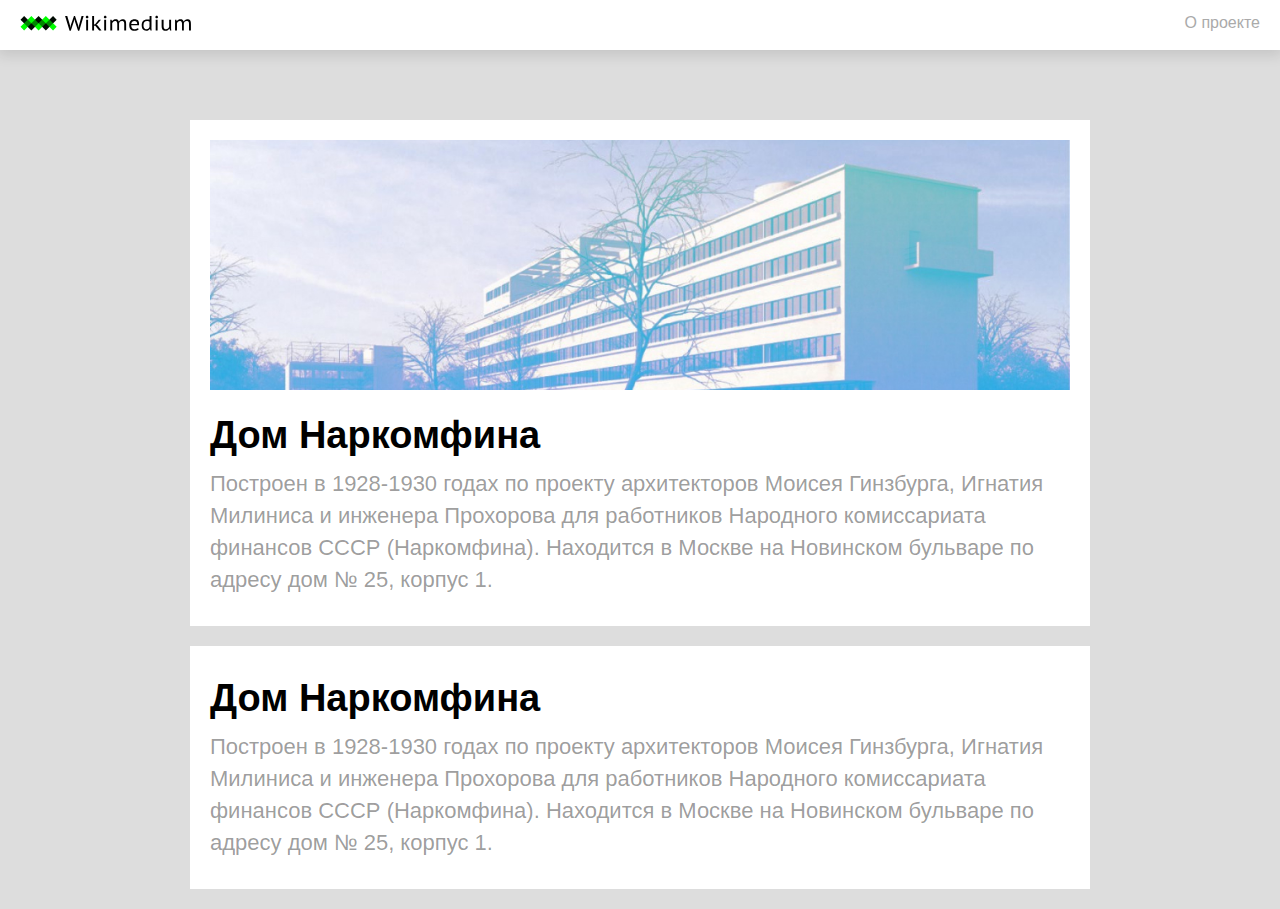
<file: index.html>
<!DOCTYPE html>
<html lang="en" dir="ltr">
  <head>

    <meta name="viewport" content="width=device-width">
    <meta property="og:type" content="article">
<meta property="og:url" content="https://grustnoteka.github.io">
<meta property="og:title" content="Wikimedium">
<meta property="og:description" content="Учебный проект">
<meta property="og:image" content="https://grustnoteka.github.io/wikimedium/images/narkomfin%201.jpg">
    <link rel="icon" type="image/x-icon" href="images/дада.iso" />
<link rel="icon" type="image/png" href="images/да.png" />
  <meta charset="utf-8">
  <link rel="stylesheet" href="stylesheets/style.css">
    <title>Wikimedium</title>
    <style media="screen">
      body {
      background: #ddd
    }
    </style>
  </head>
  <body>
    <div class="menubar">
      <a href="index.html"><img src="images/logo.svg" alt=""></a>
      <a href="about.html">О проекте</a>
 </div>
 <div class="index_item">
   <img src="images/narkomfin 1.jpg" alt="Dom">
   <h1>Дом Наркомфина</h1>
  <p>Построен в 1928-1930 годах по проекту архитекторов Моисея Гинзбурга, Игнатия Милиниса и инженера Прохорова для работников Народного комиссариата финансов СССР (Наркомфина). Находится в Москве на Новинском бульваре по адресу дом № 25, корпус 1.</p>
<a href="narkomfin.html"></a>
 </div>
 <div class="index_item">
   <h1>Дом Наркомфина</h1>
  <p>Построен в 1928-1930 годах по проекту архитекторов Моисея Гинзбурга, Игнатия Милиниса и инженера Прохорова для работников Народного комиссариата финансов СССР (Наркомфина). Находится в Москве на Новинском бульваре по адресу дом № 25, корпус 1.</p>
<a href="narkomfin.html"></a>
 </div>
  </body>
</html>
</file>
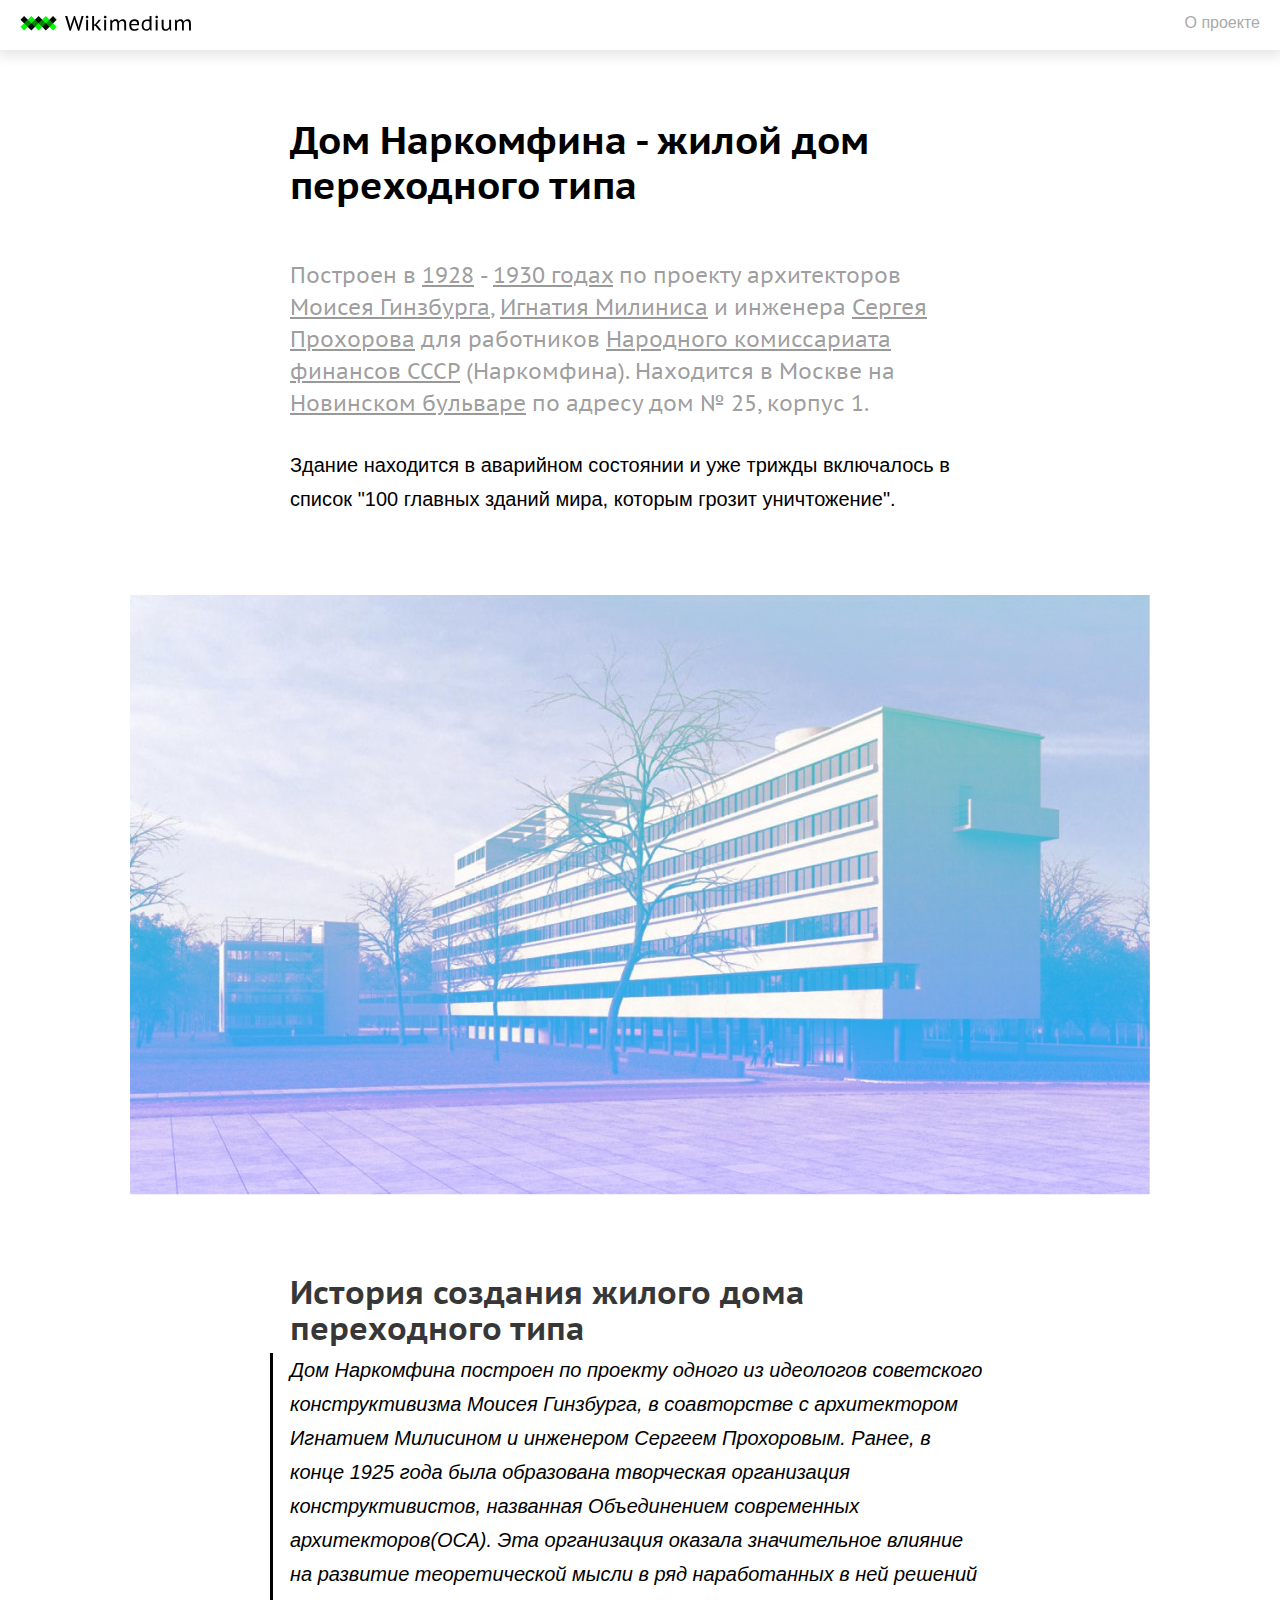
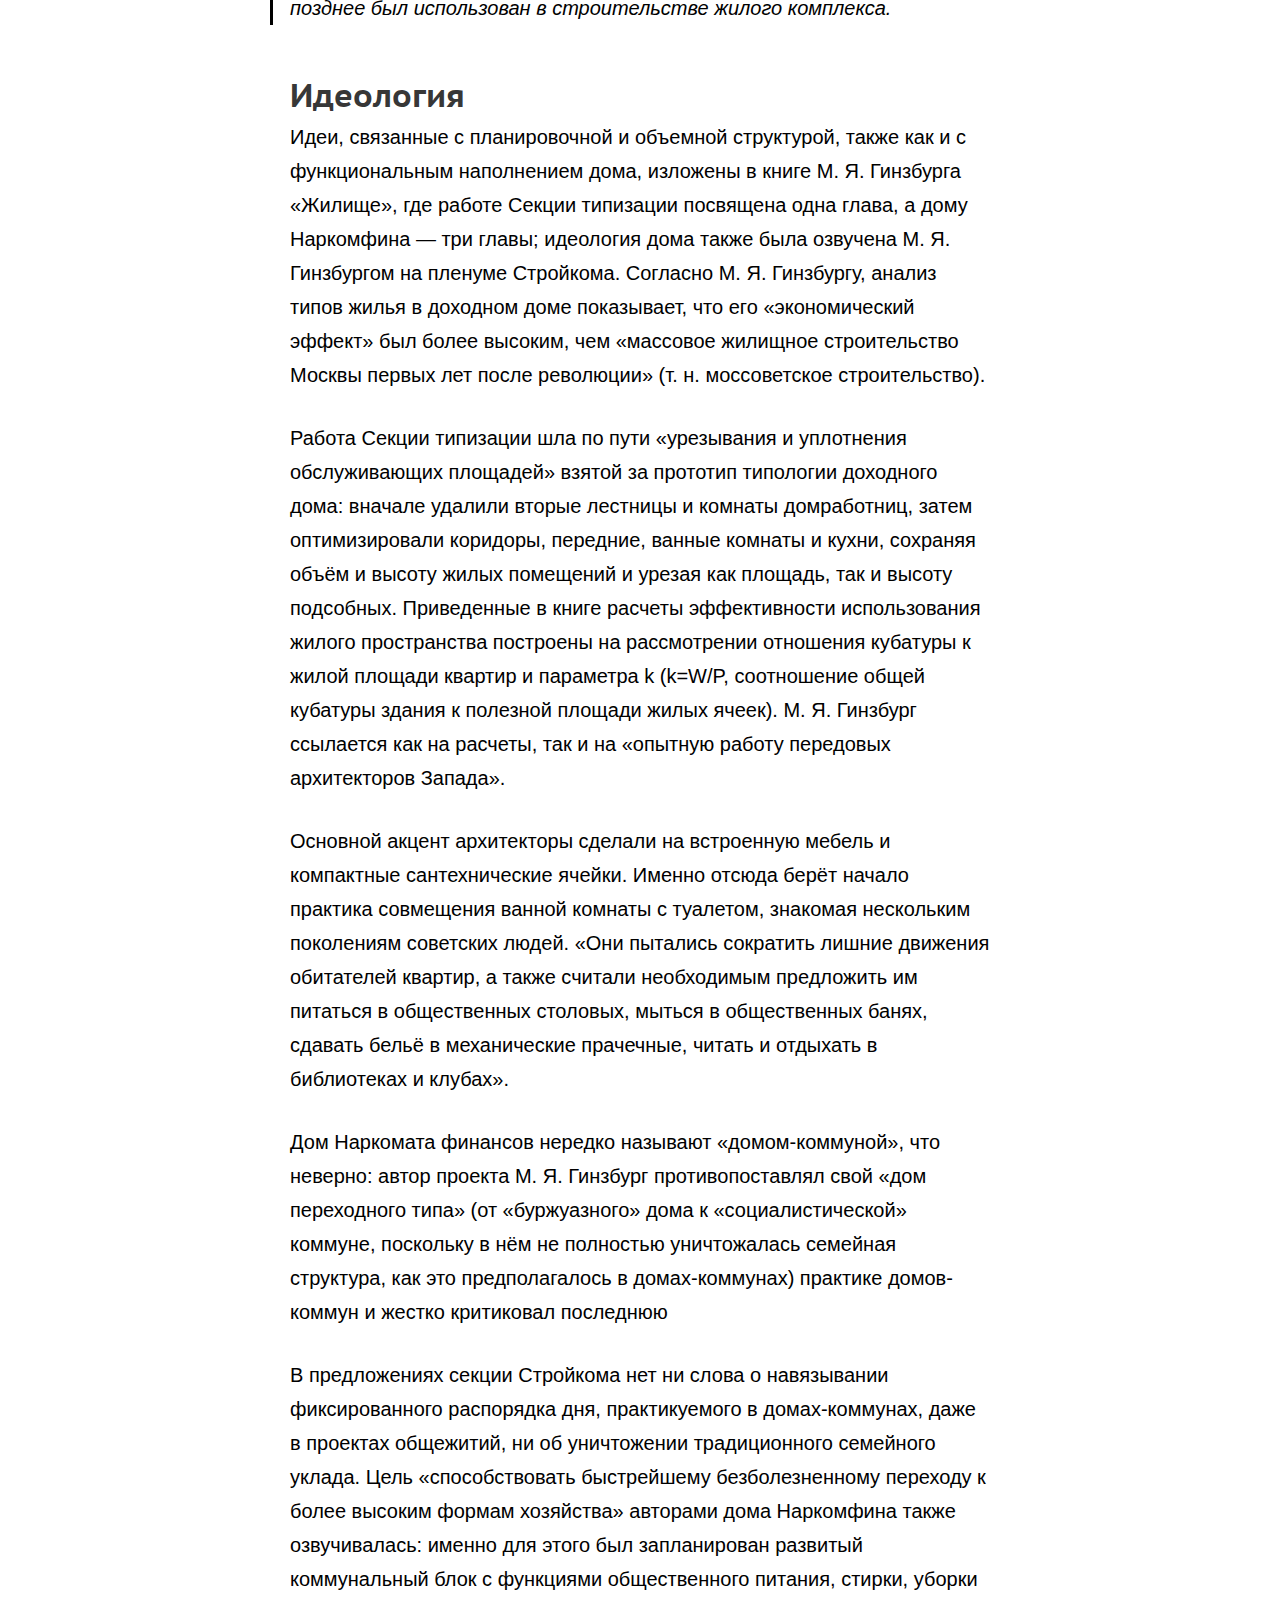
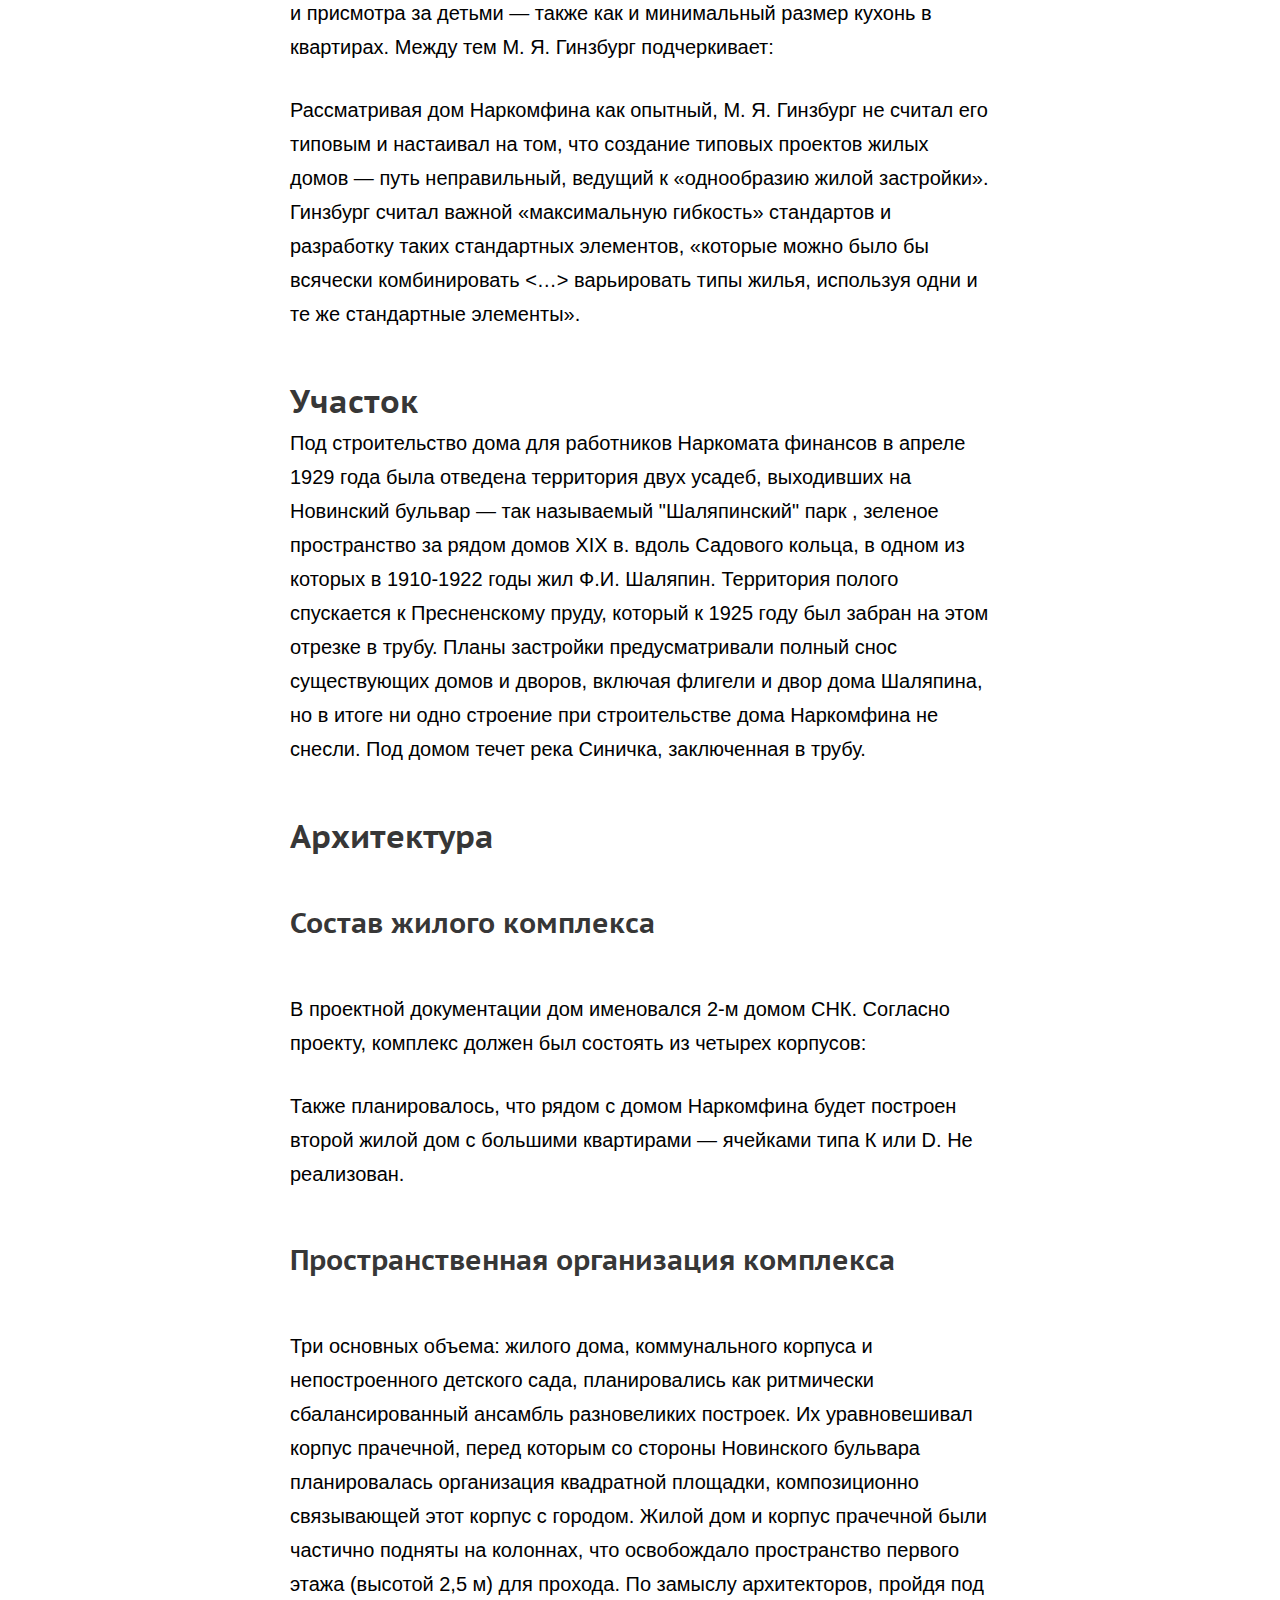
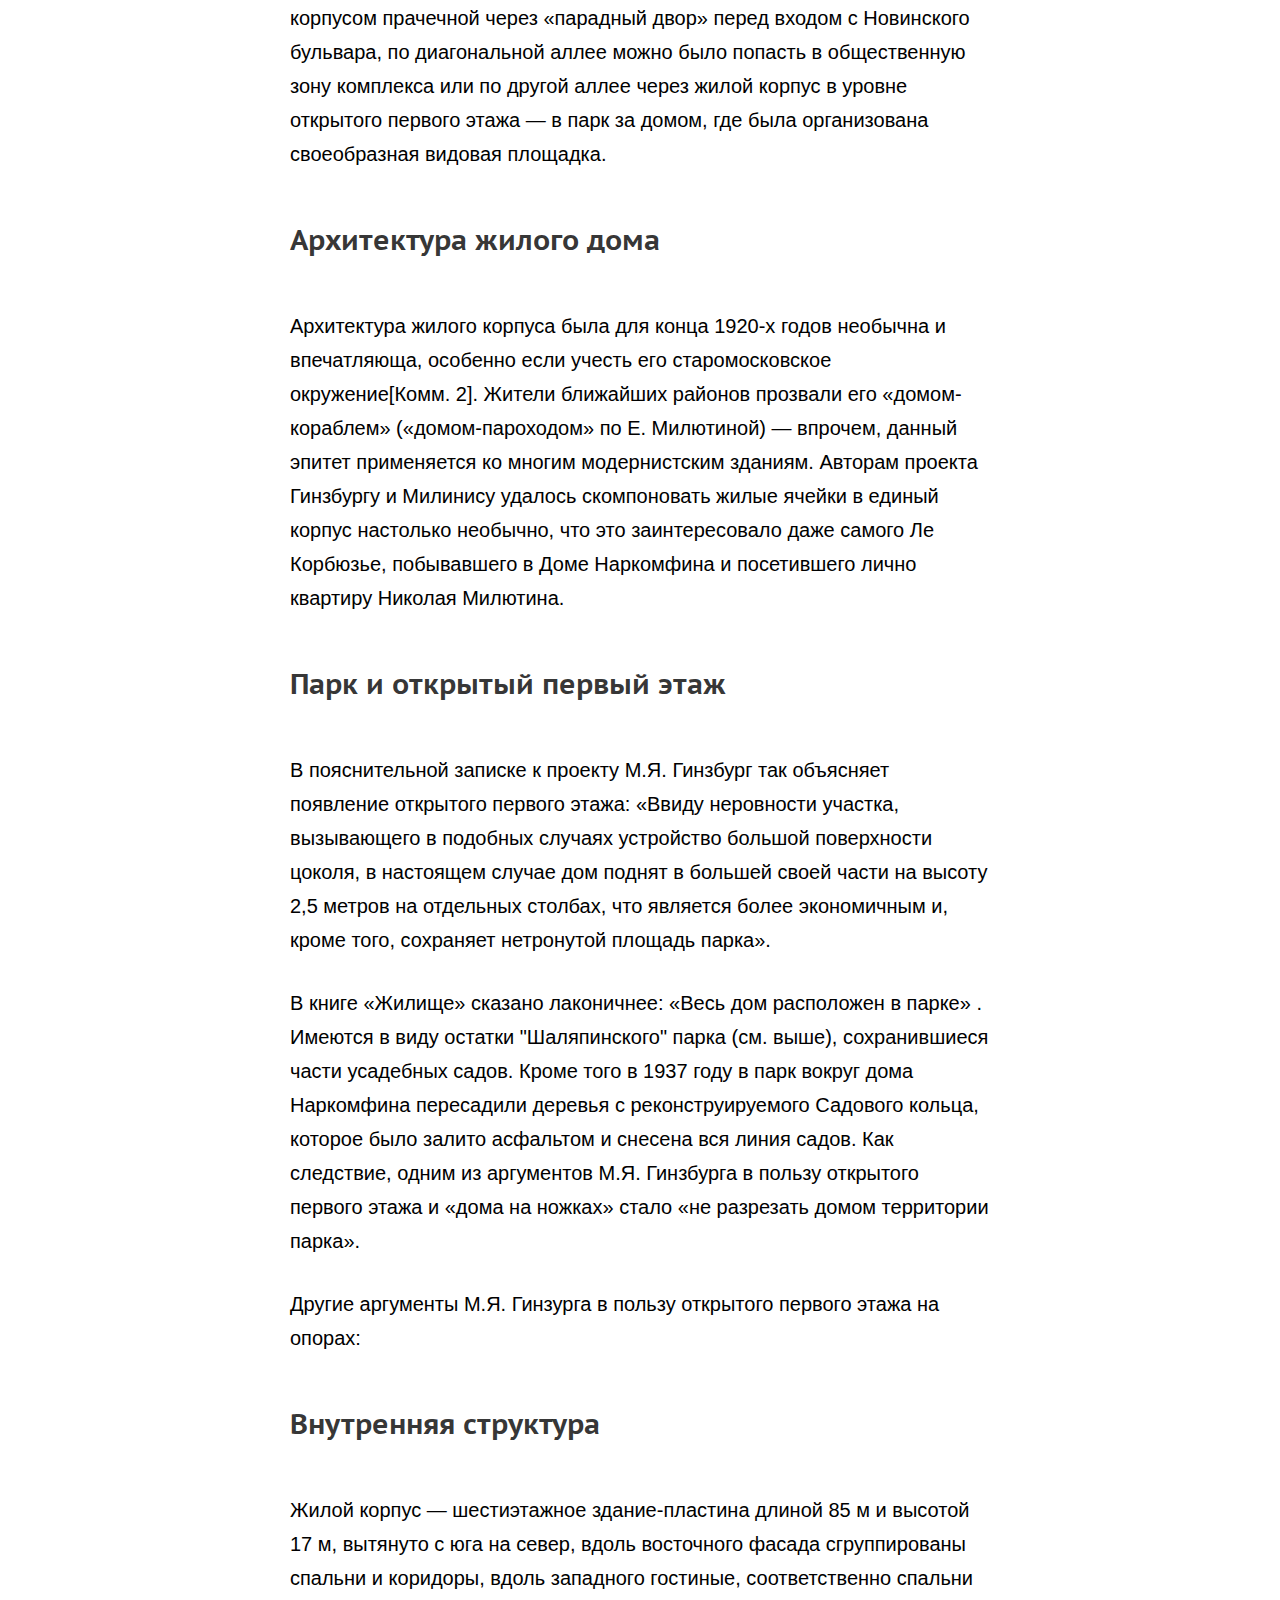
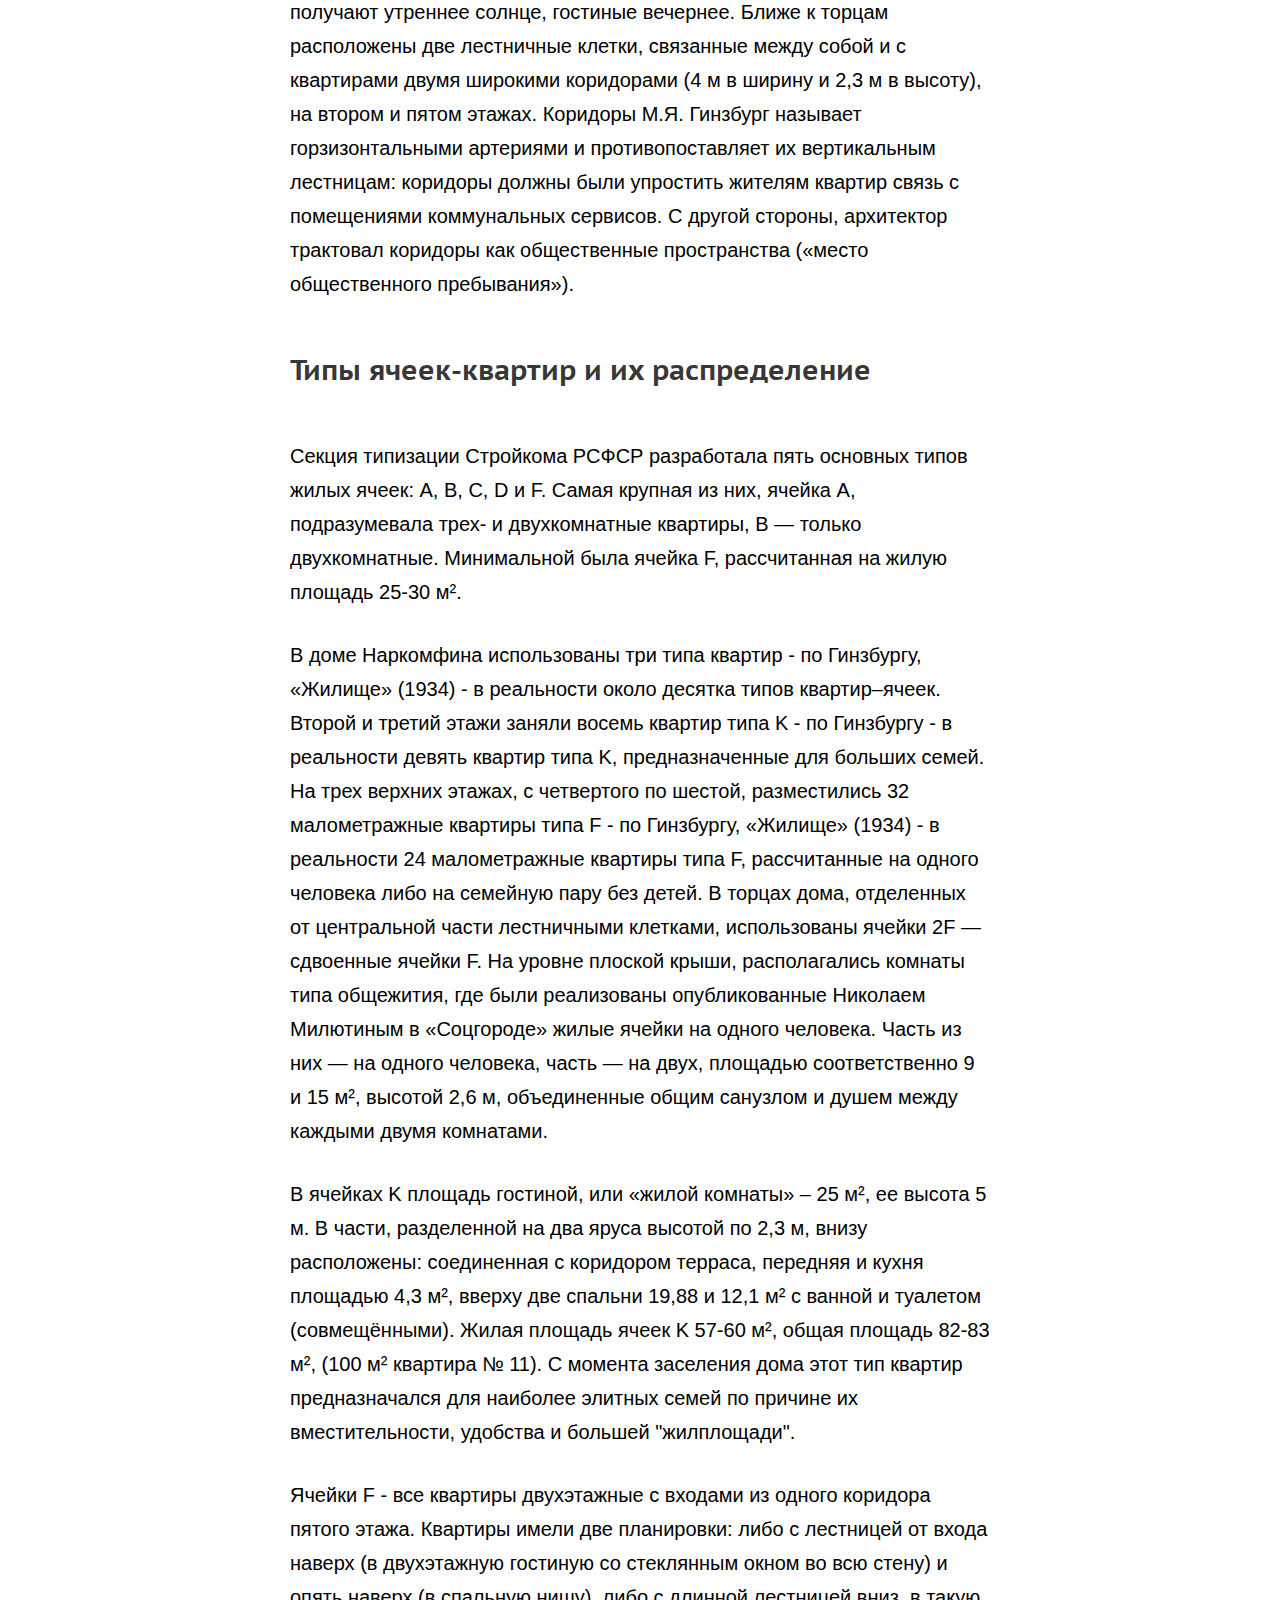
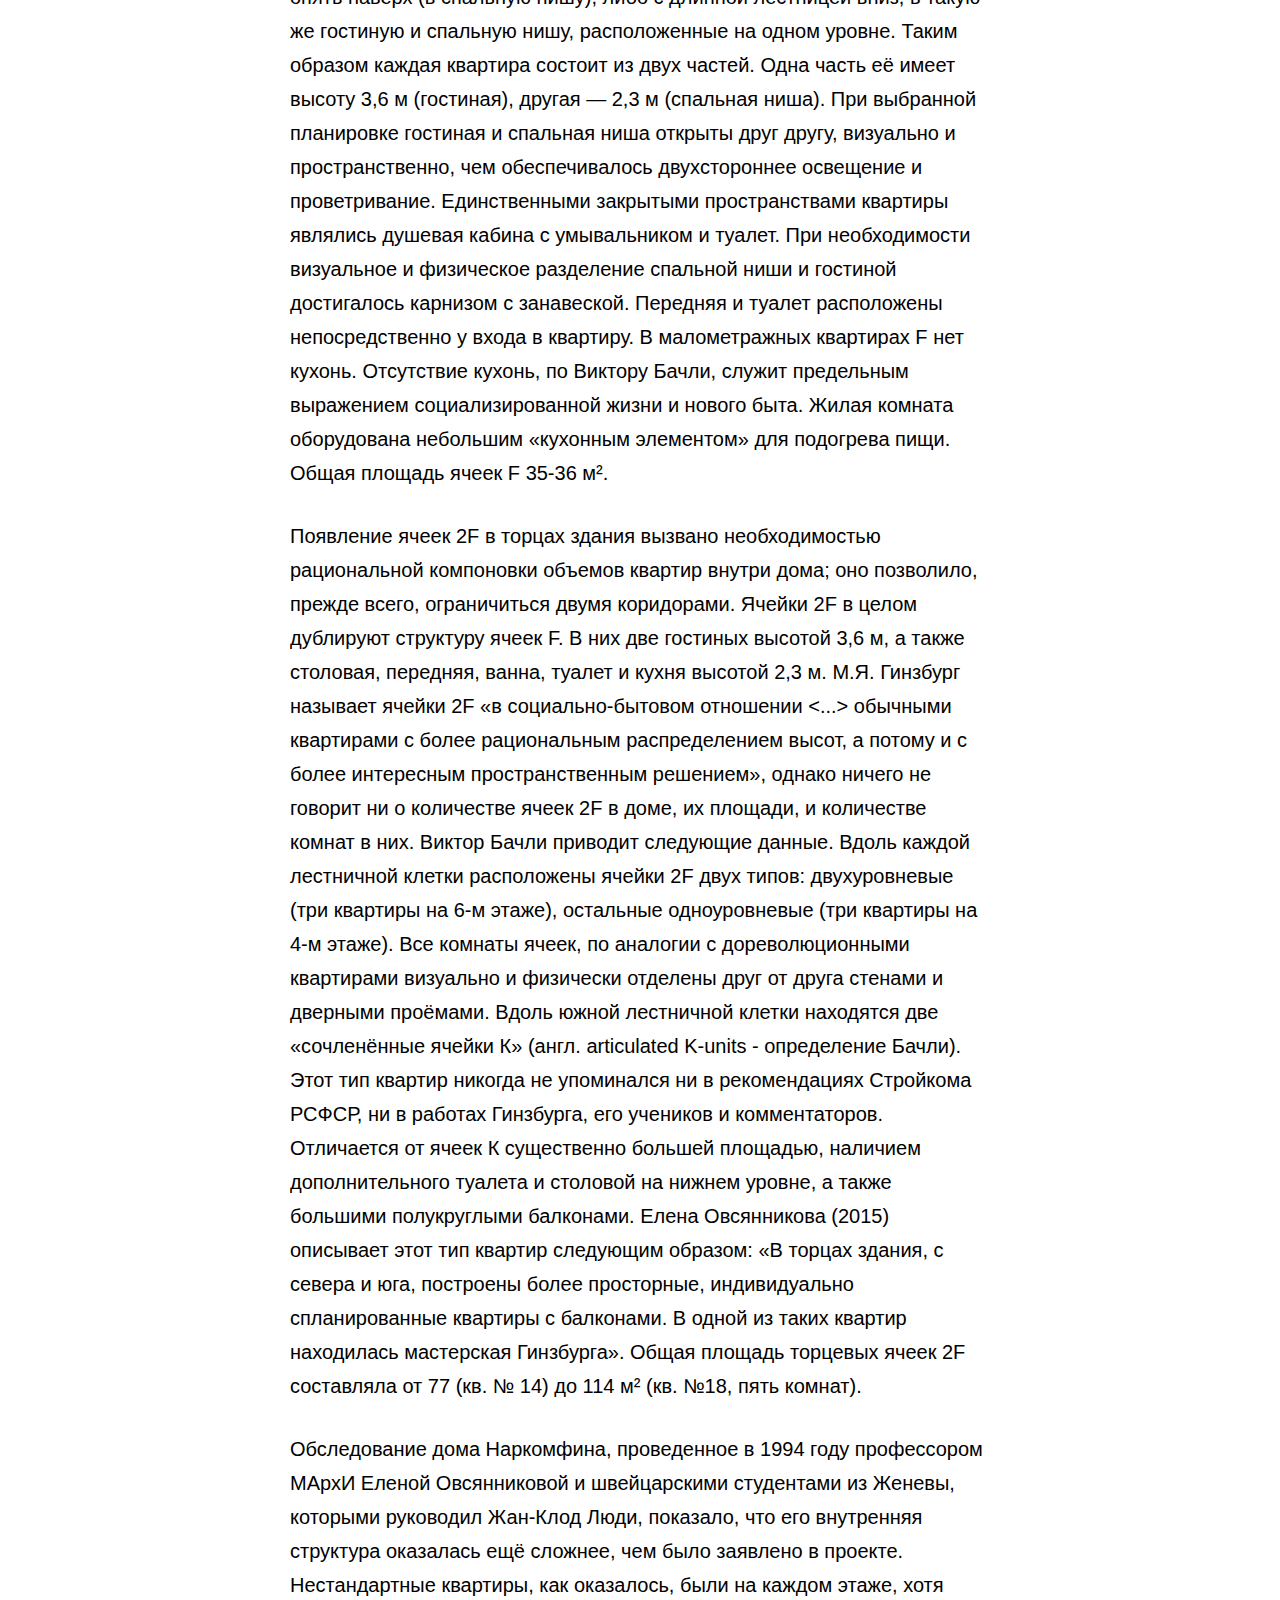
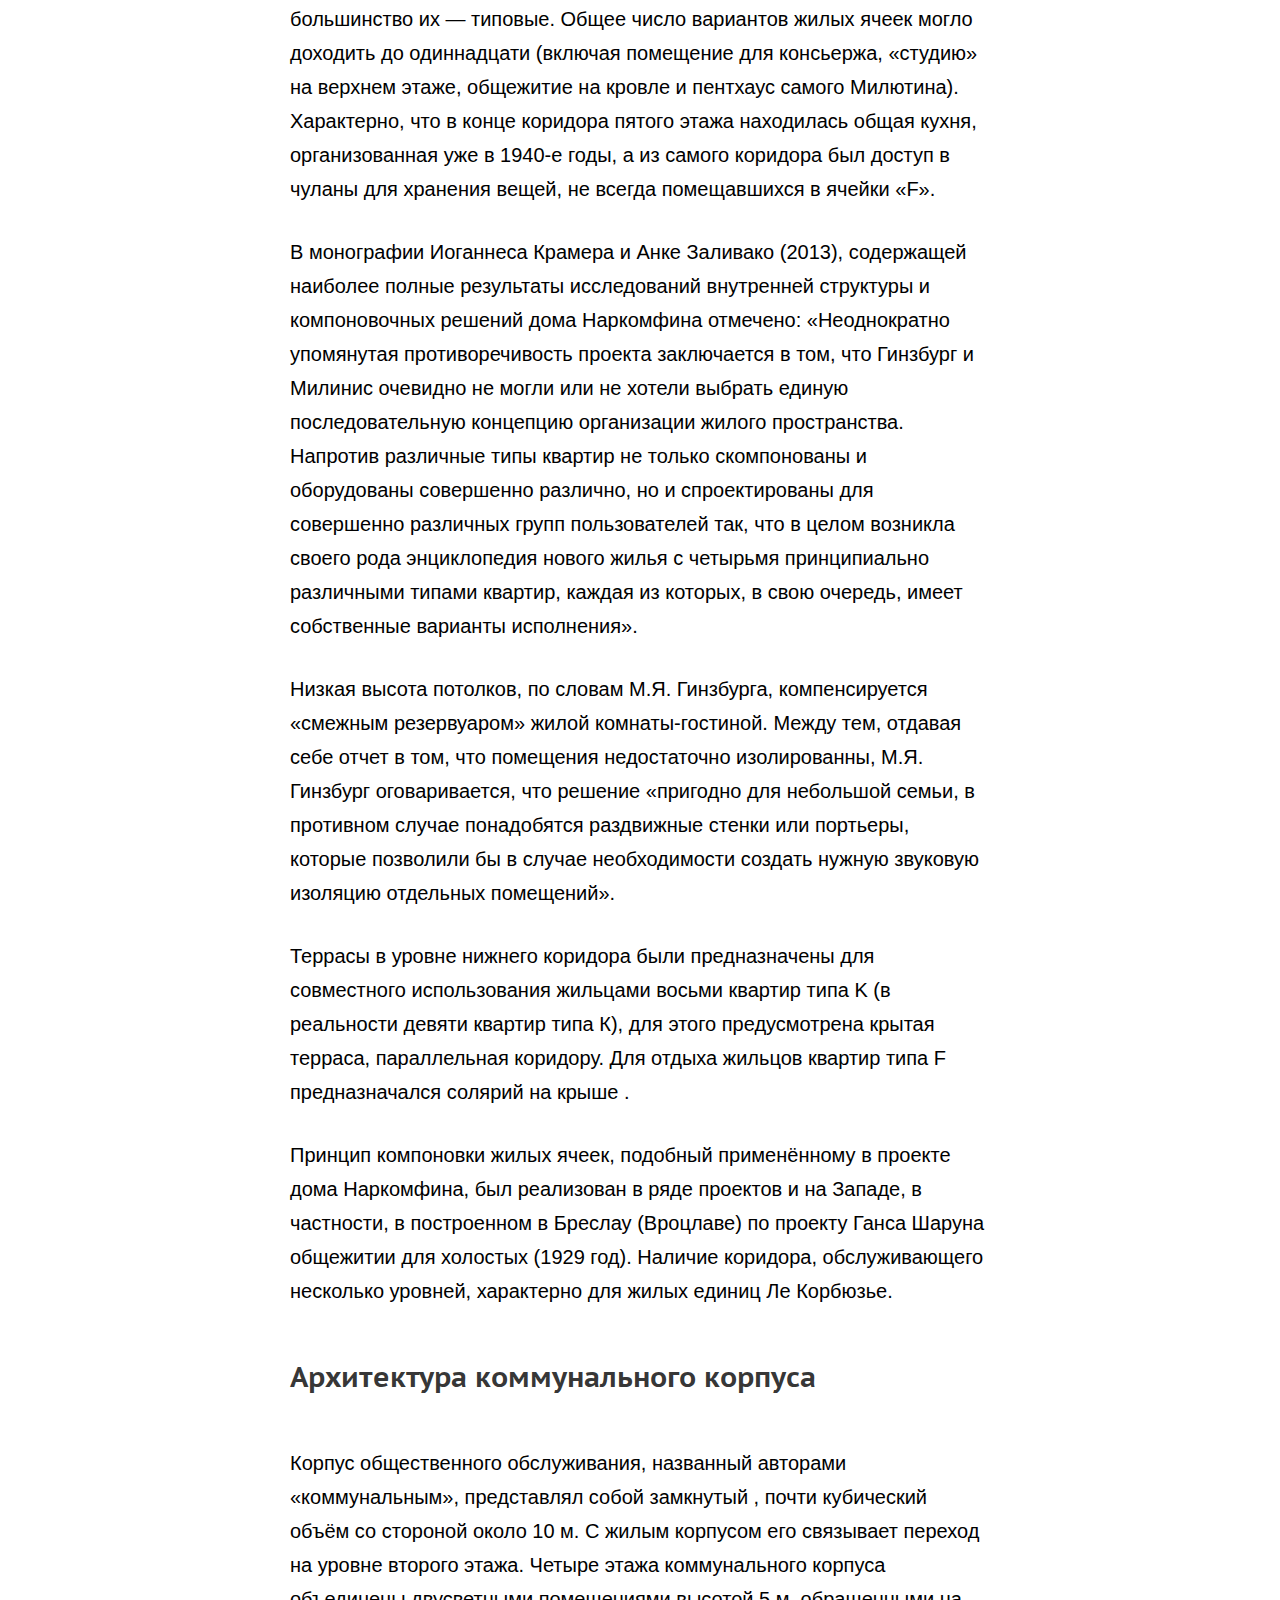
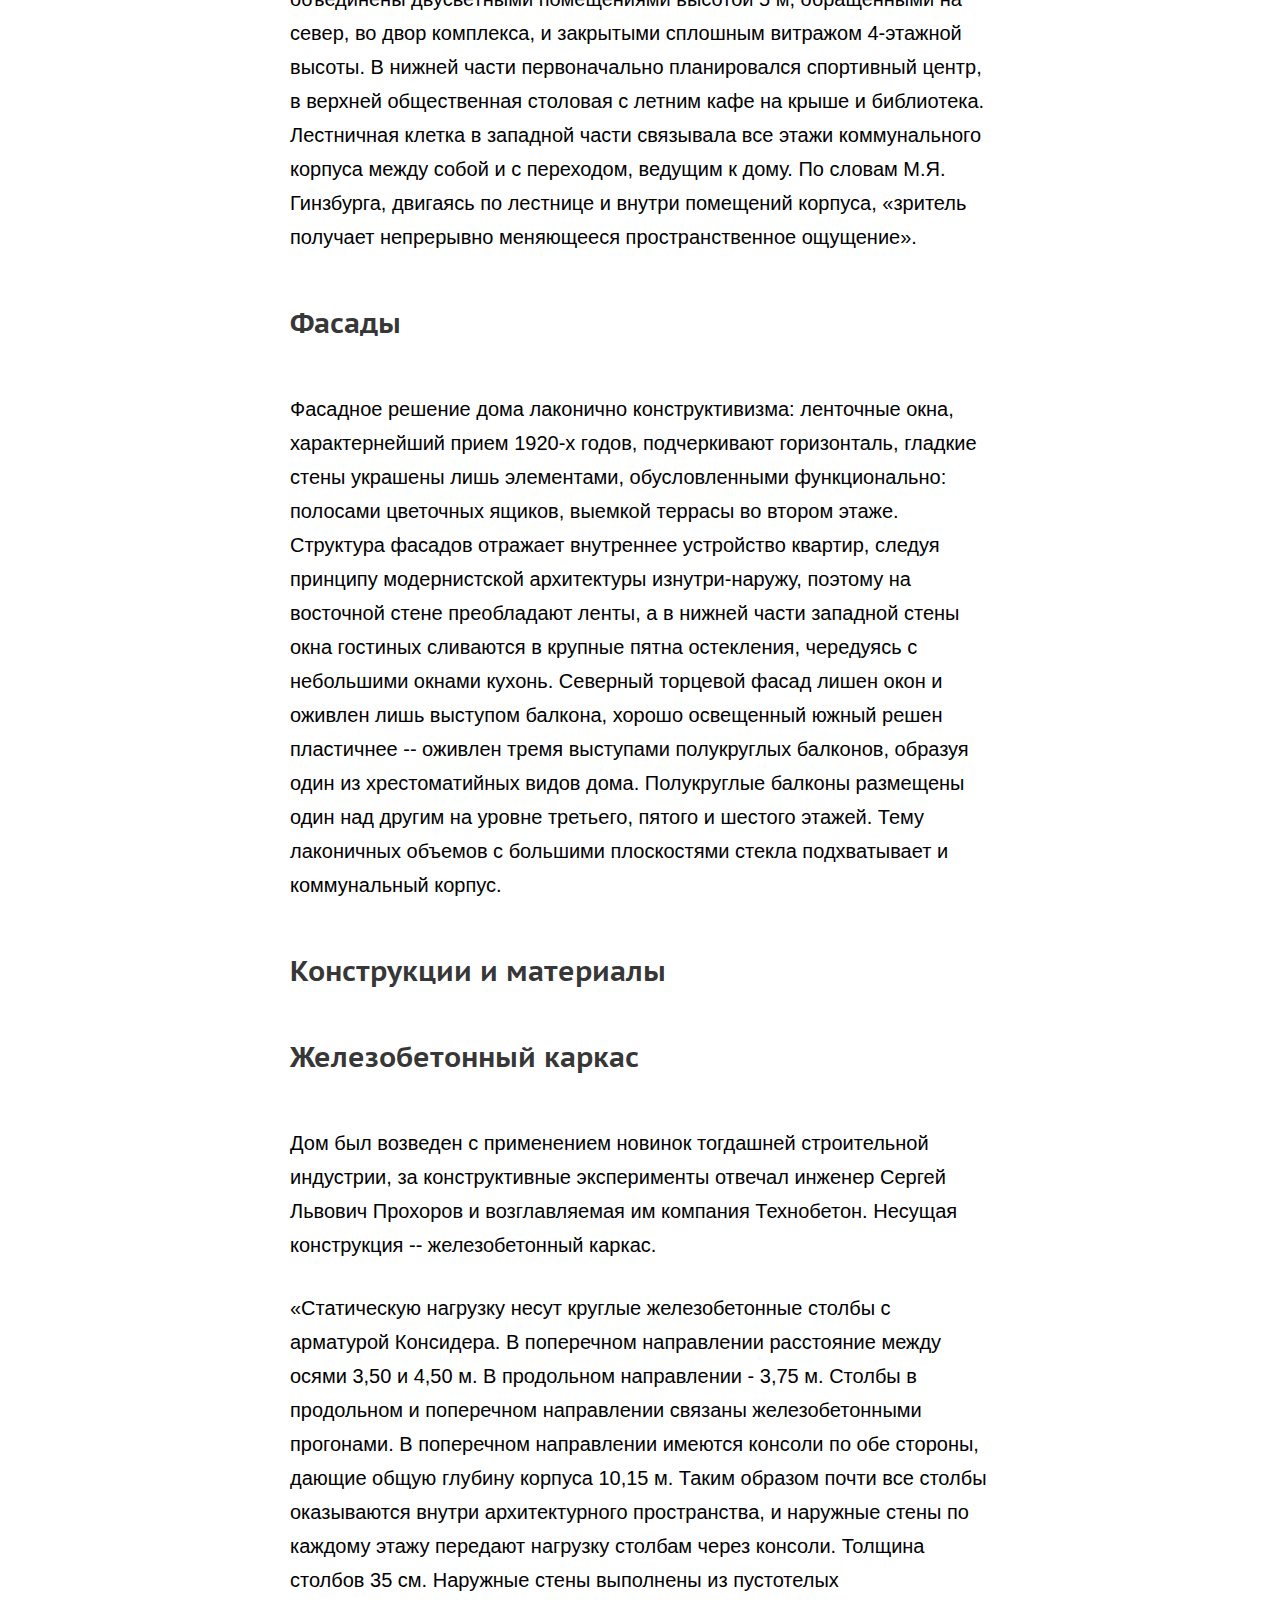
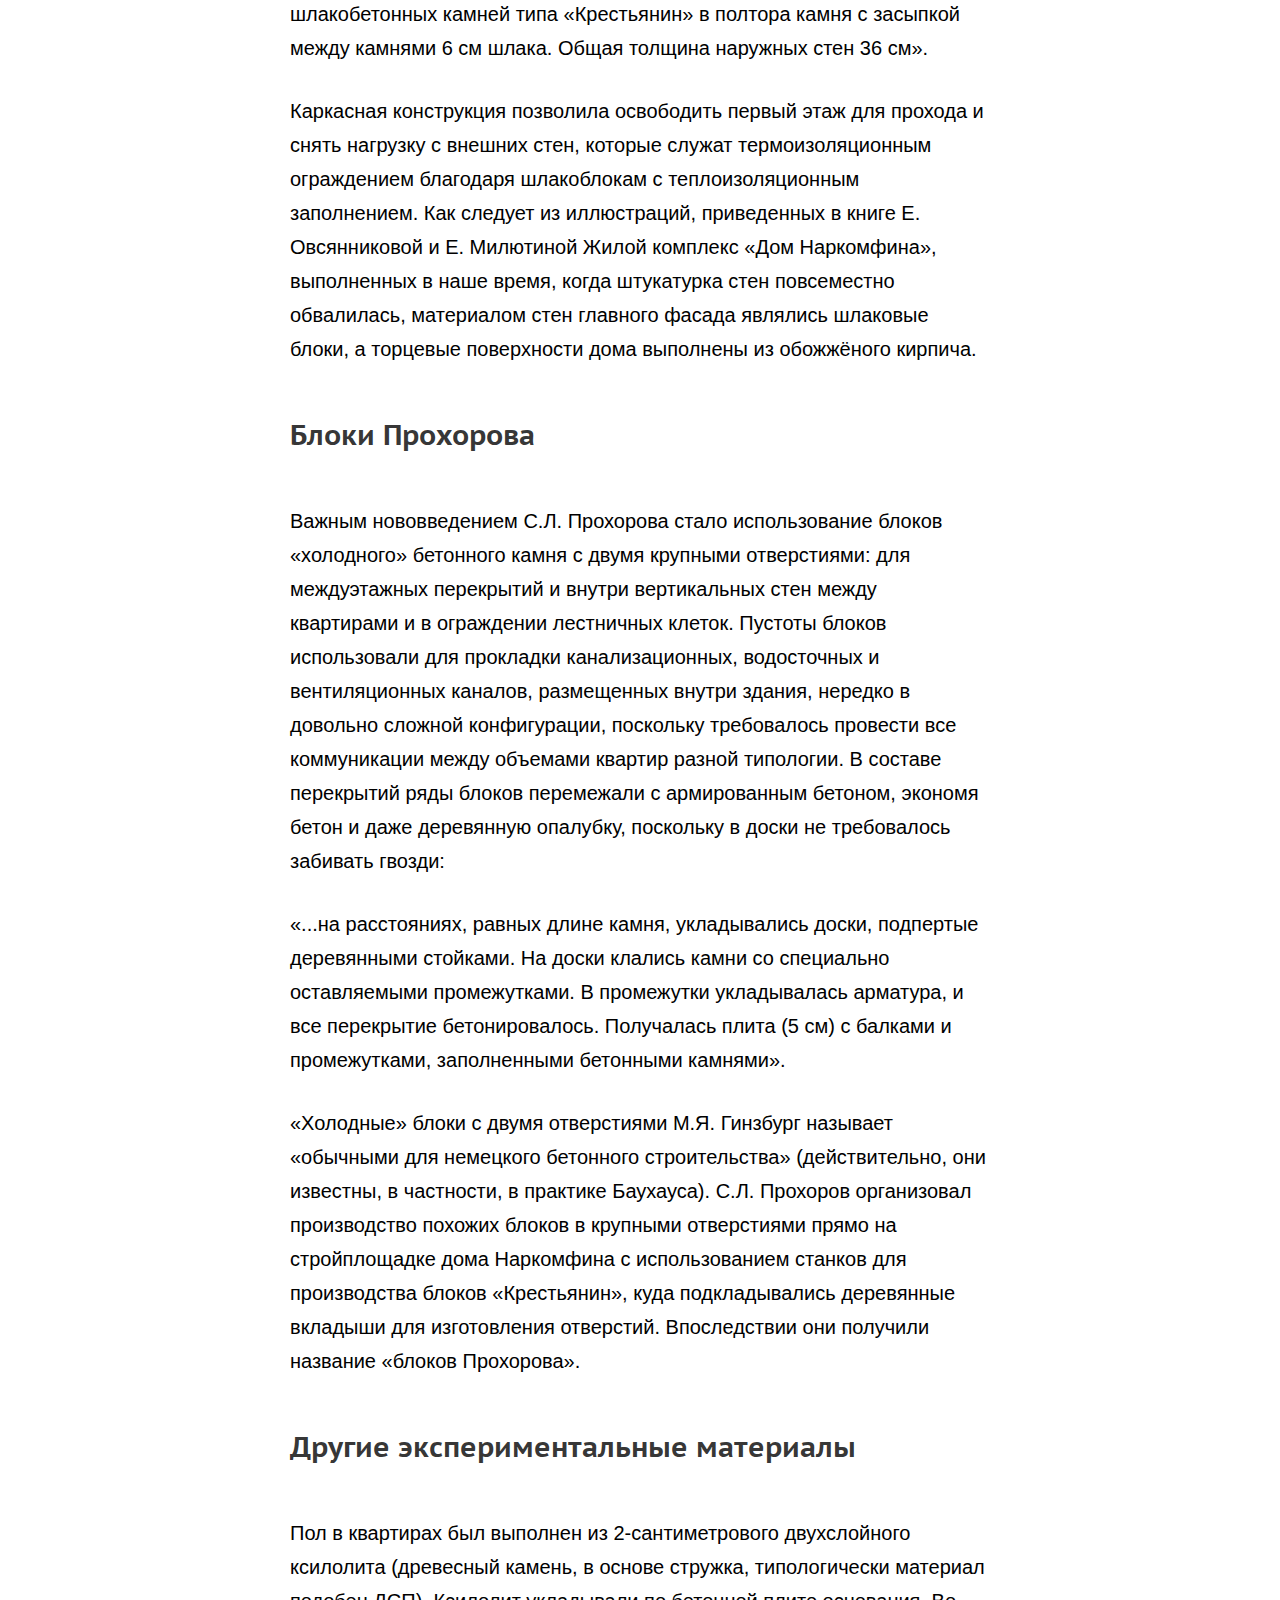
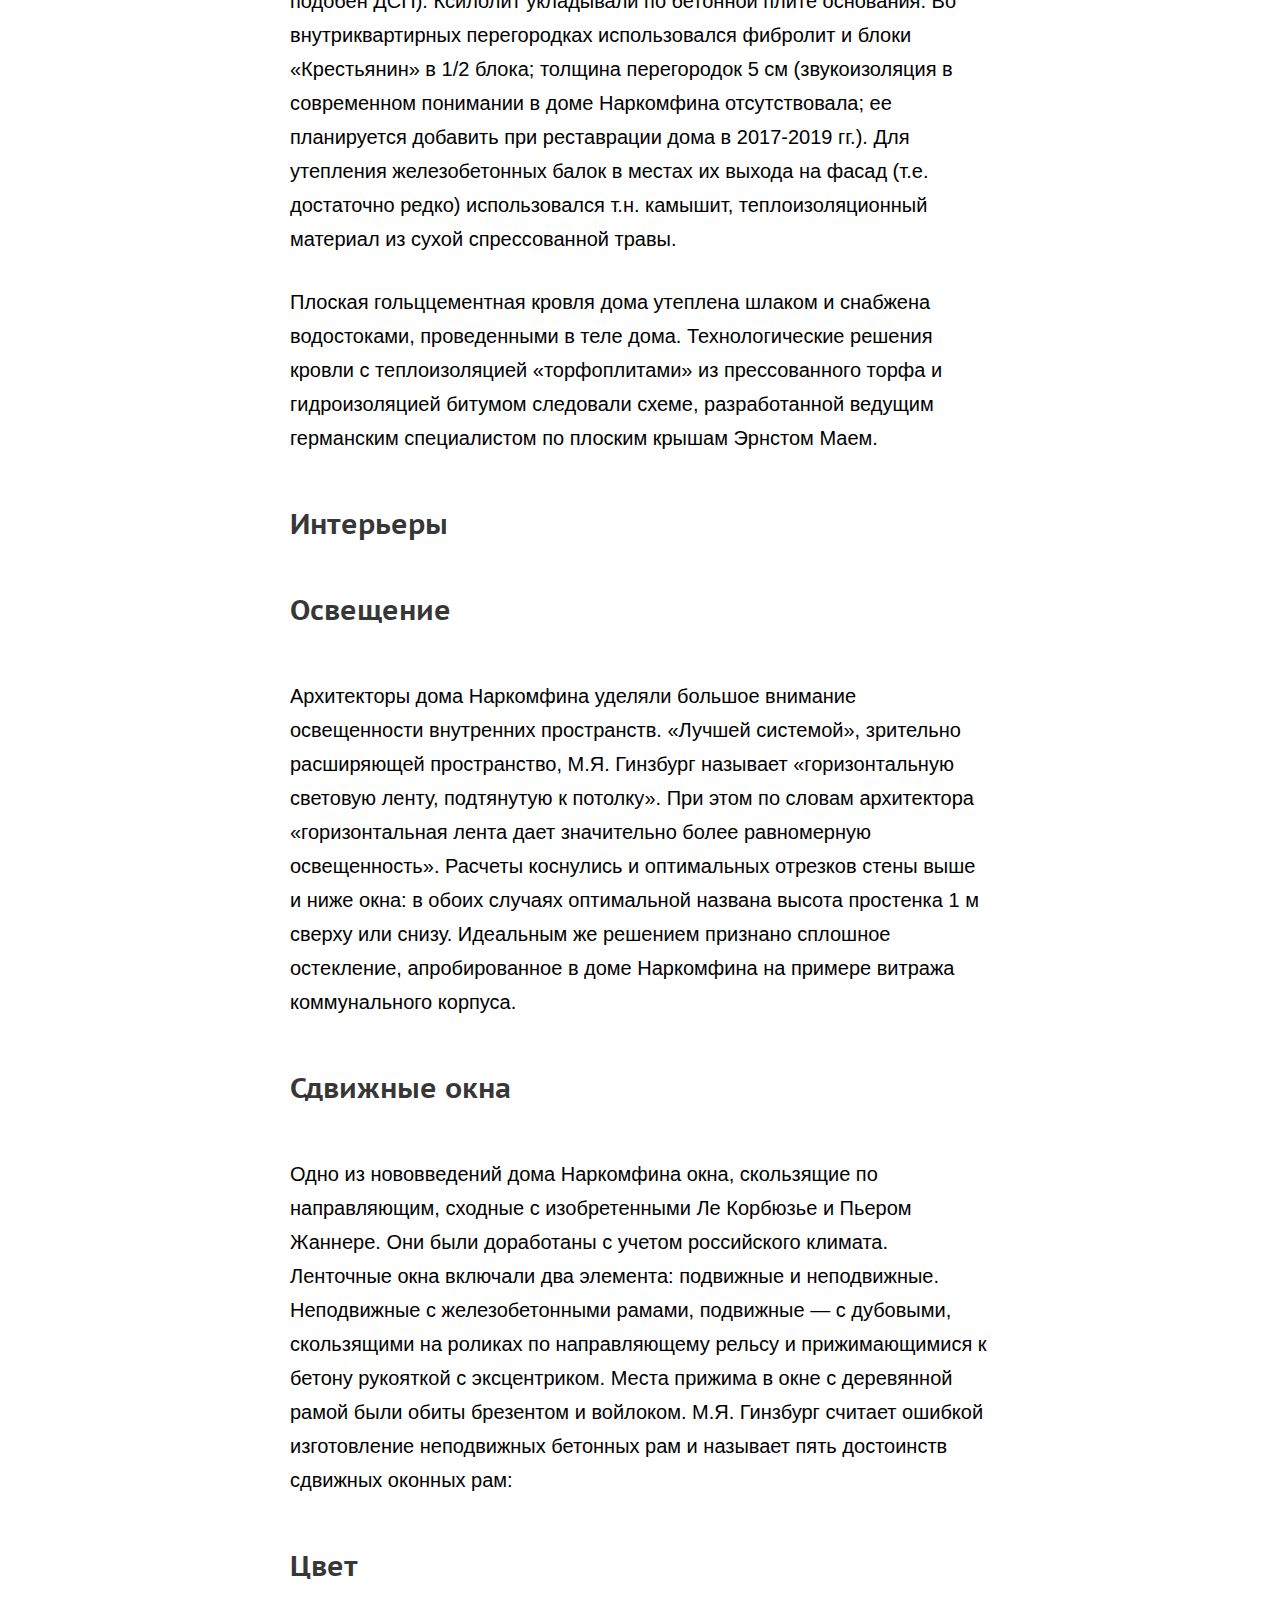
<file: narkomfin.html>
<!DOCTYPE html>
<html lang="en" dir="ltr">
  <head>
    <meta name="viewport" content="width=device-width">
    <meta charset="utf-8">
    <meta name=" keywords" content="">
    <link rel="icon" type="image/x-icon" href="images/дада.iso" />
<link rel="icon" type="image/png" href="images/да.png" />
    <link rel="stylesheet" href="stylesheets/style.css">
    <link href="https://fonts.googleapis.com/css2?family=PT+Sans+Caption:wght@400;700&display=swap" rel="stylesheet">
    <title>Дом Наркомфина</title>
    <script src="javascripts/jquery-3.5.1.js" charset="utf-8"></script>
    <script type="text/javascript">
    $(function() {
	$('.sidebar a').each(function() {
		$(this).on('click', function(e) {
			e.preventDefault();
			var scrollTo = $(this).attr('href');
			var whitespace = scrollTo == '#s1' ? 70 : 30;
			$('html,body').animate({
				scrollTop: $(scrollTo).offset().top - whitespace
			}, 1000);
		});
	});
});
      </script>

  </head>
  <body>
    <div class="menubar">
      <a href="index.html"><img src="images/logo.svg" alt=""></a>
      <a href="about.html">О проекте</a>

    </div>
    <nav class="sidebar">

    <ul>
      <li><a href="#s1">Дом Наркомфина- жилой дом переходного типа</a></li>
        <li><a href="#s2">История создания</a></li>
       <li><a href="#s3">Идеология</a></li>
        <li><a href="#s4">Архитектура</a></li>
          <ul><li><a href="#s5">Состав жилого комплекса</a></li>
          <li><a href="#s6">Пространственная организация комплекса</a></li>
          <li><a href="#s7">Архитектура жилого дома</a></li>
        <li><a href="#s8">Парк и открытый первый этаж</a></li>
      </ul>
        <li><a href="#s9">Критика проекта</a></li>
      <ul>
         <li><a href="#s10">С технической стороны</a></li>
         <li><a href="#s11">С бытовой стороны</a></li></ul>
         <li><a href="#s12">История эксплуатации и проект реставрации</a></li>
         <li><a href="#s13">Значение проекта в исторической перспективе</a></li>
         <li><a href="#s14">Реальная жизнь в доме Наркомфина</a></li>
  </ul>

    </nav>
   <article class="">
    <h1 id="s1">Дом Наркомфина - жилой дом переходного типа</h1>
    <p>Построен в <a href="https://ru.wikipedia.org/wiki/1928_год" target="_blank">1928</a> - <a href="https://ru.wikipedia.org/wiki/1930_год" target="_blank">1930 годах</a> по проекту архитекторов <a href="https://ru.wikipedia.org/wiki/Гинзбург,_Моисей_Яковлевич" target="_blank">Моисея Гинзбурга</a>, <a href="https://ru.wikipedia.org/wiki/Милинис,_Игнатий_Францевич" target="_blank">Игнатия Милиниса</a> и инженера <a href="https://ru.wikipedia.org/wiki/Прохоров,_Сергей_Львович" target="_blank">Сергея Прохорова</a> для работников <a href="https://ru.wikipedia.org/wiki/Народный_комиссариат_финансов_СССР" target="_blank">Народного комиссариата финансов СССР</a> (Наркомфина). Находится в Москве на <a href="https://ru.wikipedia.org/wiki/Новинский_бульвар" target="_blank">Новинском бульваре</a> по адресу дом № 25, корпус 1.</p>

    <p>Здание находится в аварийном состоянии и уже трижды включалось в список "100 главных зданий мира, которым грозит уничтожение".</p>
    <img src="images/narkomfin 1.jpg" alt="Dom">


    <h2 id="s2">История создания жилого дома переходного типа</h2>

    <blockquote>Дом Наркомфина построен по проекту одного из идеологов советского конструктивизма Моисея Гинзбурга, в соавторстве с архитектором Игнатием Милисином и инженером Сергеем Прохоровым. Ранее, в конце 1925 года была образована творческая организация конструктивистов, названная Объединением современных архитекторов(ОСА). Эта организация оказала значительное влияние на развитие теоретической мысли в ряд наработанных в ней решений позднее был использован в строительстве жилого комплекса.</blockquote>
    <h2 id="s3">Идеология</h2>

    <p>Идеи, связанные с планировочной и объемной структурой, также как и с функциональным наполнением дома, изложены в книге М. Я. Гинзбурга «Жилище», где работе Секции типизации посвящена одна глава, а дому Наркомфина — три главы; идеология дома также была озвучена М. Я. Гинзбургом на пленуме Стройкома. Согласно М. Я. Гинзбургу, анализ типов жилья в доходном доме показывает, что его «экономический эффект» был более высоким, чем «массовое жилищное строительство Москвы первых лет после революции» (т. н. моссоветское строительство). </p>
    <p>Работа Секции типизации шла по пути «урезывания и уплотнения обслуживающих площадей» взятой за прототип типологии доходного дома: вначале удалили вторые лестницы и комнаты домработниц, затем оптимизировали коридоры, передние, ванные комнаты и кухни, сохраняя объём и высоту жилых помещений и урезая как площадь, так и высоту подсобных. Приведенные в книге расчеты эффективности использования жилого пространства построены на рассмотрении отношения кубатуры к жилой площади квартир и параметра k (k=W/P, соотношение общей кубатуры здания к полезной площади жилых ячеек). М. Я. Гинзбург ссылается как на расчеты, так и на «опытную работу передовых архитекторов Запада».</p>
    <p>Основной акцент архитекторы сделали на встроенную мебель и компактные сантехнические ячейки. Именно отсюда берёт начало практика совмещения ванной комнаты с туалетом, знакомая нескольким поколениям советских людей. «Они пытались сократить лишние движения обитателей квартир, а также считали необходимым предложить им питаться в общественных столовых, мыться в общественных банях, сдавать бельё в механические прачечные, читать и отдыхать в библиотеках и клубах».</p>
    <p>Дом Наркомата финансов нередко называют «домом-коммуной», что неверно: автор проекта М. Я. Гинзбург противопоставлял свой «дом переходного типа» (от «буржуазного» дома к «социалистической» коммуне, поскольку в нём не полностью уничтожалась семейная структура, как это предполагалось в домах-коммунах) практике домов-коммун и жестко критиковал последнюю</p>
    <p>В предложениях секции Стройкома нет ни слова о навязывании фиксированного распорядка дня, практикуемого в домах-коммунах, даже в проектах общежитий, ни об уничтожении традиционного семейного уклада. Цель «способствовать быстрейшему безболезненному переходу к более высоким формам хозяйства» авторами дома Наркомфина также озвучивалась: именно для этого был запланирован развитый коммунальный блок с функциями общественного питания, стирки, уборки и присмотра за детьми — также как и минимальный размер кухонь в квартирах. Между тем М. Я. Гинзбург подчеркивает:</p>
    <p>Рассматривая дом Наркомфина как опытный, М. Я. Гинзбург не считал его типовым и настаивал на том, что создание типовых проектов жилых домов — путь неправильный, ведущий к «однообразию жилой застройки». Гинзбург считал важной «максимальную гибкость» стандартов и разработку таких стандартных элементов, «которые можно было бы всячески комбинировать <…> варьировать типы жилья, используя одни и те же стандартные элементы».</p>

    <h2>Участок</h2>

    <p>Под строительство дома для работников Наркомата финансов в апреле 1929 года была отведена территория двух усадеб, выходивших на Новинский бульвар — так называемый "Шаляпинский" парк , зеленое пространство за рядом домов XIX в. вдоль Садового кольца, в одном из которых в 1910-1922 годы жил Ф.И. Шаляпин. Территория полого спускается к Пресненскому пруду, который к 1925 году был забран на этом отрезке в трубу. Планы застройки предусматривали полный снос существующих домов и дворов, включая флигели и двор дома Шаляпина, но в итоге ни одно строение при строительстве дома Наркомфина не снесли. Под домом течет река Синичка, заключенная в трубу.</p>

    <h2 id="s4">Архитектура</h2>


    <h3 id="s5">Состав жилого комплекса</h3>
    <p>В проектной документации дом именовался 2-м домом СНК. Согласно проекту, комплекс должен был состоять из четырех корпусов:</p>
      <!-- <ol>
        <li>жилого, на 50 семей и приблизительно 200 человек. Построен.</li>
        <li>коммунального, соединенного с жилым теплым навесным переходом: с кухней, двумя столовыми — крытой внутри и летней на крыше, а также спортзалом и библиотекой. Построен, кухня работала в 1930-е годы, продавая еду на вынос. Столовая не заработала.</li>
        <li>отдельное здание детского сада с яслями планировалось на прямоугольной площадке между домом и коммунальным корпусом. Не реализовано. К 1934 году детский сад разместился в коммунальном корпусе, в помещениях столовой. Просуществовал до 1941 года.</li>
        <li>«служебный двор», включающий механическую прачечную, сушилку и гараж, был обращен к Новинскому бульвару. Реализован, прачечная функционировала (обслуживала жильцов в 1930-е годы).</li>
      </ol> -->
    <p>Также планировалось, что рядом с домом Наркомфина будет построен второй жилой дом с большими квартирами — ячейками типа К или D. Не реализован.</p>

    <h3 id="s6">Пространственная организация комплекса</h3>
    <p>Три основных объема: жилого дома, коммунального корпуса и непостроенного детского сада, планировались как ритмически сбалансированный ансамбль разновеликих построек. Их уравновешивал корпус прачечной, перед которым со стороны Новинского бульвара планировалась организация квадратной площадки, композиционно связывающей этот корпус с городом. Жилой дом и корпус прачечной были частично подняты на колоннах, что освобождало пространство первого этажа (высотой 2,5 м) для прохода. По замыслу архитекторов, пройдя под корпусом прачечной через «парадный двор» перед входом с Новинского бульвара, по диагональной аллее можно было попасть в общественную зону комплекса или по другой аллее через жилой корпус в уровне открытого первого этажа — в парк за домом, где была организована своеобразная видовая площадка.</p>

    <h3 id="s7">Архитектура жилого дома</h3>
    <p>Архитектура жилого корпуса была для конца 1920-х годов необычна и впечатляюща, особенно если учесть его старомосковское окружение[Комм. 2]. Жители ближайших районов прозвали его «домом-кораблем» («домом-пароходом» по Е. Милютиной) — впрочем, данный эпитет применяется ко многим модернистским зданиям. Авторам проекта Гинзбургу и Милинису удалось скомпоновать жилые ячейки в единый корпус настолько необычно, что это заинтересовало даже самого Ле Корбюзье, побывавшего в Доме Наркомфина и посетившего лично квартиру Николая Милютина.</p>

    <h3 id="s8">Парк и открытый первый этаж</h4>
    <p>В пояснительной записке к проекту М.Я. Гинзбург так объясняет появление открытого первого этажа: «Ввиду неровности участка, вызывающего в подобных случаях устройство большой поверхности цоколя, в настоящем случае дом поднят в большей своей части на высоту 2,5 метров на отдельных столбах, что является более экономичным и, кроме того, сохраняет нетронутой площадь парка».</p>
    <p>В книге «Жилище» сказано лаконичнее: «Весь дом расположен в парке» . Имеются в виду остатки "Шаляпинского" парка (см. выше), сохранившиеся части усадебных садов. Кроме того в 1937 году в парк вокруг дома Наркомфина пересадили деревья с реконструируемого Садового кольца, которое было залито асфальтом и снесена вся линия садов. Как следствие, одним из аргументов М.Я. Гинзбурга в пользу открытого первого этажа и «дома на ножках» стало «не разрезать домом территории парка».</p>
    <p>Другие аргументы М.Я. Гинзурга в пользу открытого первого этажа на опорах:</p>
    <!-- <ol>
      <li>первый этаж наименее пригоден для жилья, а жильцы единственной квартиры первого этажа, имеющейся в доме, вынуждены все время закрывать окна шторами</li>
      <li>по размерам дореволюцонной квартплаты известно, что квартиры на первом этаже ценились ниже</li>
      <li>«возможность оторвать здание от земли, ... поднести восприятию человека пространственно чистым и ясным представлялась заманчивой по композиционным соображениям»</li>
      <li>дома на ножках были трендом конца 1920-х годов[где?]. В 1927 году Ле Корбюзье опубликовал в журнале L'Esprit Nouveau свои «пять пунктов современной архитектуры». Первым среди них значатся свободные опоры первого этажа. См. также точное изложение пяти пунктов во французской Википедии.</li>
    </ol> -->

    <h3>Внутренняя структура</h4>
    <p>Жилой корпус — шестиэтажное здание-пластина длиной 85 м и высотой 17 м, вытянуто с юга на север, вдоль восточного фасада сгруппированы спальни и коридоры, вдоль западного гостиные, соответственно спальни получают утреннее солнце, гостиные вечернее. Ближе к торцам расположены две лестничные клетки, связанные между собой и с квартирами двумя широкими коридорами (4 м в ширину и 2,3 м в высоту), на втором и пятом этажах. Коридоры М.Я. Гинзбург называет горзизонтальными артериями и противопоставляет их вертикальным лестницам: коридоры должны были упростить жителям квартир связь с помещениями коммунальных сервисов. С другой стороны, архитектор трактовал коридоры как общественные пространства («место общественного пребывания»).</p>

    <h3>Типы ячеек-квартир и их распределение</h4>
    <p>Секция типизации Стройкома РСФСР разработала пять основных типов жилых ячеек: A, B, C, D и F. Самая крупная из них, ячейка A, подразумевала трех- и двухкомнатные квартиры, B — только двухкомнатные. Минимальной была ячейка F, рассчитанная на жилую площадь 25-30 м².</p>
    <p>В доме Наркомфина использованы три типа квартир - по Гинзбургу, «Жилище» (1934) - в реальности около десятка типов квартир–ячеек. Второй и третий этажи заняли восемь квартир типа K - по Гинзбургу - в реальности девять квартир типа K, предназначенные для больших семей. На трех верхних этажах, с четвертого по шестой, разместились 32 малометражные квартиры типа F - по Гинзбургу, «Жилище» (1934) - в реальности 24 малометражные квартиры типа F, рассчитанные на одного человека либо на семейную пару без детей. В торцах дома, отделенных от центральной части лестничными клетками, использованы ячейки 2F — сдвоенные ячейки F. На уровне плоской крыши, располагались <strong>комнаты типа общежития</strong>, где были реализованы опубликованные Николаем Милютиным в «Соцгороде» жилые ячейки на одного человека. Часть из них — на одного человека, часть — на двух, площадью соответственно 9 и 15 м², высотой 2,6 м, объединенные общим санузлом и душем между каждыми двумя комнатами.</p>
    <p>В <strong>ячейках K</strong>  площадь гостиной, или «жилой комнаты» – 25 м², ее высота 5 м. В части, разделенной на два яруса высотой по 2,3 м, внизу расположены: соединенная с коридором терраса, передняя и кухня площадью 4,3 м², вверху две спальни 19,88 и 12,1 м² с ванной и туалетом (совмещёнными). Жилая площадь ячеек K 57-60 м², общая площадь 82-83 м², (100 м² квартира № 11). С момента заселения дома этот тип квартир предназначался для наиболее элитных семей по причине их вместительности, удобства и большей "жилплощади".</p>
    <p><strong>Ячейки F</strong> - все квартиры двухэтажные с входами из одного коридора пятого этажа. Квартиры имели две планировки: либо с лестницей от входа наверх (в двухэтажную гостиную со стеклянным окном во всю стену) и опять наверх (в спальную нишу), либо с длинной лестницей вниз, в такую же гостиную и спальную нишу, расположенные на одном уровне. Таким образом каждая квартира состоит из двух частей. Одна часть её имеет высоту 3,6 м (гостиная), другая — 2,3 м (спальная ниша). При выбранной планировке гостиная и спальная ниша открыты друг другу, визуально и пространственно, чем обеспечивалось двухстороннее освещение и проветривание. Единственными закрытыми пространствами квартиры являлись душевая кабина с умывальником и туалет. При необходимости визуальное и физическое разделение спальной ниши и гостиной достигалось карнизом с занавеской. Передняя и туалет расположены непосредственно у входа в квартиру. В малометражных квартирах F нет кухонь. Отсутствие кухонь, по Виктору Бачли, служит предельным выражением социализированной жизни и нового быта. Жилая комната оборудована небольшим «кухонным элементом» для подогрева пищи. Общая площадь ячеек F 35-36 м².</p>
    <p>Появление <strong>ячеек 2F</strong> в торцах здания вызвано необходимостью рациональной компоновки объемов квартир внутри дома; оно позволило, прежде всего, ограничиться двумя коридорами. Ячейки 2F в целом дублируют структуру ячеек F. В них две гостиных высотой 3,6 м, а также столовая, передняя, ванна, туалет и кухня высотой 2,3 м. М.Я. Гинзбург называет ячейки 2F «в социально-бытовом отношении <...> обычными квартирами с более рациональным распределением высот, а потому и с более интересным пространственным решением», однако ничего не говорит ни о количестве ячеек 2F в доме, их площади, и количестве комнат в них. Виктор Бачли приводит следующие данные. Вдоль каждой лестничной клетки расположены ячейки 2F двух типов: двухуровневые (три квартиры на 6-м этаже), остальные одноуровневые (три квартиры на 4-м этаже). Все комнаты ячеек, по аналогии с дореволюционными квартирами визуально и физически отделены друг от друга стенами и дверными проёмами. Вдоль южной лестничной клетки находятся две «сочленённые ячейки К» (англ. articulated K-units - определение Бачли). Этот тип квартир никогда не упоминался ни в рекомендациях Стройкома РСФСР, ни в работах Гинзбурга, его учеников и комментаторов. Отличается от ячеек К существенно большей площадью, наличием дополнительного туалета и столовой на нижнем уровне, а также большими полукруглыми балконами. Елена Овсянникова (2015) описывает этот тип квартир следующим образом: «В торцах здания, с севера и юга, построены более просторные, индивидуально спланированные квартиры с балконами. В одной из таких квартир находилась мастерская Гинзбурга». Общая площадь торцевых <strong>ячеек 2F</strong> составляла от 77 (кв. № 14) до 114 м² (кв. №18, пять комнат).</p>
    <p>Обследование дома Наркомфина, проведенное в 1994 году профессором МАрхИ Еленой Овсянниковой и швейцарскими студентами из Женевы, которыми руководил Жан-Клод Люди, показало, что его внутренняя структура оказалась ещё сложнее, чем было заявлено в проекте. Нестандартные квартиры, как оказалось, были на каждом этаже, хотя большинство их — типовые. Общее число вариантов жилых ячеек могло доходить до одиннадцати (включая помещение для консьержа, «студию» на верхнем этаже, общежитие на кровле и пентхаус самого Милютина). Характерно, что в конце коридора пятого этажа находилась общая кухня, организованная уже в 1940-е годы, а из самого коридора был доступ в чуланы для хранения вещей, не всегда помещавшихся в ячейки «F».</p>
    <p>В монографии Иоганнеса Крамера и Анке Заливако (2013), содержащей наиболее полные результаты исследований внутренней структуры и компоновочных решений дома Наркомфина отмечено: «Неоднократно упомянутая противоречивость проекта заключается в том, что Гинзбург и Милинис очевидно не могли или не хотели выбрать единую последовательную концепцию организации жилого пространства. Напротив различные типы квартир не только скомпонованы и оборудованы совершенно различно, но и спроектированы для совершенно различных групп пользователей так, что в целом возникла своего рода энциклопедия нового жилья с четырьмя принципиально различными типами квартир, каждая из которых, в свою очередь, имеет собственные варианты исполнения».</p>
    <p>Низкая высота потолков, по словам М.Я. Гинзбурга, компенсируется «смежным резервуаром» жилой комнаты-гостиной. Между тем, отдавая себе отчет в том, что помещения недостаточно изолированны, М.Я. Гинзбург оговаривается, что решение «пригодно для небольшой семьи, в противном случае понадобятся раздвижные стенки или портьеры, которые позволили бы в случае необходимости создать нужную звуковую изоляцию отдельных помещений».</p>
    <p>Террасы в уровне нижнего коридора были предназначены для совместного использования жильцами восьми квартир типа K (в реальности девяти квартир типа К), для этого предусмотрена крытая терраса, параллельная коридору. Для отдыха жильцов квартир типа F предназначался солярий на крыше .</p>
    <p>Принцип компоновки жилых ячеек, подобный применённому в проекте дома Наркомфина, был реализован в ряде проектов и на Западе, в частности, в построенном в Бреслау (Вроцлаве) по проекту Ганса Шаруна общежитии для холостых (1929 год). Наличие коридора, обслуживающего несколько уровней, характерно для жилых единиц Ле Корбюзье.</p>

    <h3>Архитектура коммунального корпуса</h4>
    <p>Корпус общественного обслуживания, названный авторами «коммунальным», представлял собой замкнутый , почти кубический объём со стороной около 10 м. С жилым корпусом его связывает переход на уровне второго этажа. Четыре этажа коммунального корпуса объединены двусветными помещениями высотой 5 м, обращенными на север, во двор комплекса, и закрытыми сплошным витражом 4-этажной высоты. В нижней части первоначально планировался спортивный центр, в верхней общественная столовая с летним кафе на крыше и библиотека. Лестничная клетка в западной части связывала все этажи коммунального корпуса между собой и с переходом, ведущим к дому. По словам М.Я. Гинзбурга, двигаясь по лестнице и внутри помещений корпуса, «зритель получает непрерывно меняющееся пространственное ощущение».</p>

    <h3>Фасады</h4>
    <p>Фасадное решение дома лаконично конструктивизма: ленточные окна, характернейший прием 1920-х годов, подчеркивают горизонталь, гладкие стены украшены лишь элементами, обусловленными функционально: полосами цветочных ящиков, выемкой террасы во втором этаже. Структура фасадов отражает внутреннее устройство квартир, следуя принципу модернистской архитектуры изнутри-наружу, поэтому на восточной стене преобладают ленты, а в нижней части западной стены окна гостиных сливаются в крупные пятна остекления, чередуясь с небольшими окнами кухонь. Северный торцевой фасад лишен окон и оживлен лишь выступом балкона, хорошо освещенный южный решен пластичнее -- оживлен тремя выступами полукруглых балконов, образуя один из хрестоматийных видов дома. Полукруглые балконы размещены один над другим на уровне третьего, пятого и шестого этажей. Тему лаконичных объемов с большими плоскостями стекла подхватывает и коммунальный корпус.</p>

    <h3>Конструкции и материалы</h3>

    <h3>Железобетонный каркас</h4>
    <p>Дом был возведен с применением новинок тогдашней строительной индустрии, за конструктивные эксперименты отвечал инженер Сергей Львович Прохоров и возглавляемая им компания Технобетон. Несущая конструкция -- железобетонный каркас.</p>
    <p>«Статическую нагрузку несут круглые железобетонные столбы с арматурой Консидера. В поперечном направлении расстояние между осями 3,50 и 4,50 м. В продольном направлении - 3,75 м. Столбы в продольном и поперечном направлении связаны железобетонными прогонами. В поперечном направлении имеются консоли по обе стороны, дающие общую глубину корпуса 10,15 м. Таким образом почти все столбы оказываются внутри архитектурного пространства, и наружные стены по каждому этажу передают нагрузку столбам через консоли. Толщина столбов 35 см. Наружные стены выполнены из пустотелых шлакобетонных камней типа «Крестьянин» в полтора камня с засыпкой между камнями 6 см шлака. Общая толщина наружных стен 36 см».</p>
    <p>Каркасная конструкция позволила освободить первый этаж для прохода и снять нагрузку с внешних стен, которые служат термоизоляционным ограждением благодаря шлакоблокам с теплоизоляционным заполнением. Как следует из иллюстраций, приведенных в книге Е. Овсянниковой и Е. Милютиной Жилой комплекс «Дом Наркомфина», выполненных в наше время, когда штукатурка стен повсеместно обвалилась, материалом стен главного фасада являлись шлаковые блоки, а торцевые поверхности дома выполнены из обожжёного кирпича.</p>

    <h3>Блоки Прохорова</h4>
    <p>Важным нововведением С.Л. Прохорова стало использование блоков «холодного» бетонного камня с двумя крупными отверстиями: для междуэтажных перекрытий и внутри вертикальных стен между квартирами и в ограждении лестничных клеток. Пустоты блоков использовали для прокладки канализационных, водосточных и вентиляционных каналов, размещенных внутри здания, нередко в довольно сложной конфигурации, поскольку требовалось провести все коммуникации между объемами квартир разной типологии. В составе перекрытий ряды блоков перемежали с армированным бетоном, экономя бетон и даже деревянную опалубку, поскольку в доски не требовалось забивать гвозди:</p>
    <p>«...на расстояниях, равных длине камня, укладывались доски, подпертые деревянными стойками. На доски клались камни со специально оставляемыми промежутками. В промежутки укладывалась арматура, и все перекрытие бетонировалось. Получалась плита (5 см) с балками и промежутками, заполненными бетонными камнями».</p>
    <p>«Холодные» блоки с двумя отверстиями М.Я. Гинзбург называет «обычными для немецкого бетонного строительства» (действительно, они известны, в частности, в практике Баухауса). С.Л. Прохоров организовал производство похожих блоков в крупными отверстиями прямо на стройплощадке дома Наркомфина с использованием станков для производства блоков «Крестьянин», куда подкладывались деревянные вкладыши для изготовления отверстий. Впоследствии они получили название «блоков Прохорова».</p>

    <h3>Другие экспериментальные материалы</h4>
    <p>Пол в квартирах был выполнен из 2-сантиметрового двухслойного ксилолита (древесный камень, в основе стружка, типологически материал подобен ДСП). Ксилолит укладывали по бетонной плите основания. Во внутриквартирных перегородках использовался фибролит и блоки «Крестьянин» в 1/2 блока; толщина перегородок 5 см (звукоизоляция в современном понимании в доме Наркомфина отсутствовала; ее планируется добавить при реставрации дома в 2017-2019 гг.). Для утепления железобетонных балок в местах их выхода на фасад (т.е. достаточно редко) использовался т.н. камышит, теплоизоляционный материал из сухой спрессованной травы.</p>
    <p>Плоская гольццементная кровля дома утеплена шлаком и снабжена водостоками, проведенными в теле дома. Технологические решения кровли с теплоизоляцией «торфоплитами» из прессованного торфа и гидроизоляцией битумом следовали схеме, разработанной ведущим германским специалистом по плоским крышам Эрнстом Маем.</p>

    <h3>Интерьеры</h3>

    <h3>Освещение</h4>
    <p>Архитекторы дома Наркомфина уделяли большое внимание освещенности внутренних пространств. «Лучшей системой», зрительно расширяющей пространство, М.Я. Гинзбург называет «горизонтальную световую ленту, подтянутую к потолку». При этом по словам архитектора «горизонтальная лента дает значительно более равномерную освещенность». Расчеты коснулись и оптимальных отрезков стены выше и ниже окна: в обоих случаях оптимальной названа высота простенка 1 м сверху или снизу. Идеальным же решением признано сплошное остекление, апробированное в доме Наркомфина на примере витража коммунального корпуса.</p>

    <h3>Сдвижные окна</h4>
    <p>Одно из нововведений дома Наркомфина окна, скользящие по направляющим, сходные с изобретенными Ле Корбюзье и Пьером Жаннере. Они были доработаны с учетом российского климата. Ленточные окна включали два элемента: подвижные и неподвижные. Неподвижные с железобетонными рамами, подвижные — с дубовыми, скользящими на роликах по направляющему рельсу и прижимающимися к бетону рукояткой с эксцентриком. Места прижима в окне с деревянной рамой были обиты брезентом и войлоком. М.Я. Гинзбург считает ошибкой изготовление неподвижных бетонных рам и называет пять достоинств сдвижных оконных рам:</p>
    <!-- <ol>
      <li>Стандартность</li>
      <li>Экономия пространства внутри комнат</li>
      <li>Почти герметичный прижим и отсутствие необходимости заклейки в зимнее время</li>
      <li>Отсутствие необходимости в форточках, т.к. раму можно открыть на любое расстояние, начиная от узкой щели</li>
      <li>Простота и дешевизна</li>
    </ol> -->

    <h3>Цвет</h4>
    <p>Эксперименты с цветом в доме Наркомфина стали продолжением опытов, начатых М.Я. Гинзбургом в архитектурной комнате бывшего МВТУ (сейчас МГТУ им. Н.Э. Баумана) и признанных автором не очень удачными: "длительное пребывание в этой комнате утомляло". Работой по подбору цветовых решений квартир дома Наркомфина руководил художник из Баухауса профессор Хиннерк Шепер . Стены в квартирах не оклеивали обоями, а гладко окрашивали — теплые гаммы колеров для одних квартир и холодные для других. В квартирах теплой гаммы для потолка была выбрана светлая охра, для стен лимонно-желтый. В холодной гамме для потолка использовали голубой оттенок брауншвейг, стены же были голубоватого и зеленоватого оттенков[Комм. 3]. В обоих случаях была выбрана менее интенсивная гамма, чем в опыте с комнатой МВТУ.</p>
    <p>"Опыты показали, что теплая гамма пространственно ограничивает объем: холодная же, наоборот, как бы расширяет помещение", - пишет М.Я. Гинзбург. Вывод, сделанный архитекторами из экспериментальной раскраски интерьеров - следует быть чрезвычайно осторожным в выборе цвета, а яркий цвет уместен на потолке, куда мы смотрим не так часто: поэтому основной, более яркий тон в окраске квартир дома Наркомфина применялся именно на потолках.</p>
    <p>Цвет также был использован для облегчения навигации: так, расположенные двери верхних и нижних ячеек F были для различения покрашены в черный и белый цвет. Потолки лестничных клеток и коридоров также были покрашены в разные цвета: оранжевый, брауншвейг, зеленая земля, кобальт, вермильон, зеленый веронез[источник не указан 340 дней], - помогая жителям сориентироваться, в какой части дома они находятся.</p>
    <p>Во всех жилых помещениях полы из дубового паркета (широкий паркет 8 см). В ванных комнатах, по крайней мере, трёхкомнатных квартир до 1960 года сохранялись полы из пробкового дерева, позднее заменены кафельной плиткой. Электропроводка открытого типа — витой провод на фарфоровых изоляторах. Электровыключатели поворотные, как и розетки, также фарфоровые.</p>

    <h2 id="s9">Критика проекта</h2>

    <p>Первым критиком здания дома Наркомфина был сам М.Я. Гинзбург — взгляд на историю строительства дома как на эксперимент предполагал его критическую оценку в книге "Жилище", вышедшей в 1934 году.</p>
    <p>Дому Наркомфина посвящено большое количество публикаций, как в российских, так и в зарубежных источниках. В западных источниках описания дома Наркомфина нередко сопровождаются определениями «утопия» и «утопический» (англ. <em>utopian housing project</em>).[Комм. 4]. В советских публикациях авторы старались избегать такой трактовки, привычно используя лексику типа «эксперимент», «экспериментальный», «переходного типа» и т. п., не акцентируя внимание на его результатах.[Комм. 5].</p>

    <h3 id="s10">С технической стороны</h3>
    <p>Объектом критики, в первую очередь со стороны качества использованных строительных материалов, стали несущие стены, так как жилой корпус ни разу не ремонтировали за все почти 90 лет его существования. Штукатурка фасадов осыпалась, а стены из кустарно выполненных цементных и шлаковых блоков, сделанных прямо на стройке, разрушались. Наполнителями в цементном растворе служили разные подручные материалы, в том числе металлургический шлак, солома, камыш.</p>
    <p>Каркасная конструкция дома на ножках весьма затруднила устройство в нём вертикальных коммуникаций, не говоря о промерзании нижнего жилого этажа. Канализационные стояки пришлось утеплять и пропускать в нестандартных, специально утолщенных колоннах, что первоначально не учитывалось в эскизном архитектурном решении. Ряд проблем вызвала и плоская кровля и связанные с ней протечки. Исполнение такой кровли требует особой тщательности и качественных материалов, которые в период строительства можно было достать только благодаря инициативе заказчика ранга Милютина. Такая кровля требует постоянного ухода — прочистки загрязненных или замерзших внутренних водостоков, починки покрытия, регулярного сбрасывания снега.</p>
    <p>Использованный во внутренней отделке дома «камышит» оказался плохим звукоизолирующим материалом, в частности, в качестве внутренних перегородок между первоначально «спальными комнатами», оказавшихся заселённых различными семьями. По этому поводу было высказано много критических замечаний. К моменту окончания войны вентиляционные шахты оказались забитыми, вытяжная вентиляция повсеместно не работала.</p>
    <p>Эксперимент с устройством раздвижных горизонтальных окон «<em>не достиг цели и вызвал нарекания жильцов</em>». Ленточные окна шириной во всю стену не отвечали реалиям московского климата. Места прижима в окне с деревянной рамой были обиты брезентом и войлоком. Через пару десятилетий уплотнения износились, к тому же бетонные рамы стали осыпаться, обнажая металлическую арматуру, сдвижные элементы окон заклинивали и в зимнее время пропускали холодный воздух.</p>
    <p>Оборудование квартир не удалось сделать идеальным, ни стилистически, ни функционально. Например, там, где удавалось поставить ванну, то это были громоздкие дореволюционные чугунные изделия, занимавшие слишком много места в габаритах первоначально запланированных душевых кабин. Солидная по площади ванная комната была только в квартире Милютина.</p>

    <h3 id="s11">С бытовой стороны</h3>
    <p>С бытовой стороны Дом Наркомфина также вызывал множество нареканий. Основой явилось нарушение заложенного в проекте принципа заселения типовых ячеек (квартир), связанного с тяжелейшим жилищным кризисом в СССР. В Доме Наркомфина в 1940-е…1970-е годы были распространены примеры квартир-коммуналок, когда одной из семей приходилось жить в общей комнате, а другой — в спальне. При этом минимальные размеры кухонь и санузлов приводили к скандалам и, в результате, к резкой критике архитектуры авангарда и системы в целом. По-видимому, благополучными исключениями являлись квартиры бывших наркомов Н. Милютина и Н. Семашко.</p>
    <p>Не выдержал Дом Наркомфина и конкуренцию с традиционными в отношении строительных технологий домами, выстроенными по инициативе Моссовета. Если в Доме Наркомфина легкие бетонные блоки разрушались, то толстые и непромерзаемые кирпичные стены домов Моссовета до сих пор отличаются хорошей звукоизоляцией всех помещений и сохраняют микроклимат в квартирах.</p>
    <p>В итоге Дом Наркомфина так и не стал «домом-коммуной переходного типа» — к середине 1930-х годов утопические проекты первых лет советской власти сошли на нет, да и сами жильцы отказались от этой идеи.</p>
    <p>По словам современного автора «<em>довольно быстро выяснилось, что номенклатурная элита не готова жить по утопическим заветам Гинзбурга</em>». По данным Виктора Бачли, в предвоенные годы почти половина домохозяйств (семей) дома Наркомфина содержали домработницу и не показывали желания социализироваться.</p>
    <p>Идущую вдоль нижнего коридора галерею, предназначенную для встреч и общения, быстро превратили в места для сушки белья, позднее в индивидуальные кладовки; терраса с садом на крыше так и не была достроена, а общей столовой почти никто не пользовался. Жильцы с удовольствием покупали в столовой готовые блюда, однако предпочитали забирать их с собой в квартиры, а не питаться вместе[Комм. 6]. В таком виде коммунальный корпус существовал недолго. Через некоторое время общественное питание перестало удовлетворять основную массу жильцов, и кухня стала нерентабельной. Вслед за этим изменилось и назначение двухсветных залов. Они были приспособлены вначале под типографию, а в дальнейшем — под конструкторское бюро.<br>Успешно функционировали только два коммунальных хозяйственно-бытовых учреждения: прачечная и детский сад (в коммунальном корпусе). Но и они во время войны были закрыты.</p>
    <p>Авторы монографии советского периода (1986), посвященной Дому Наркомфина, подводя итоги, писали, что «эксперимент с организацией новых форм ведения социально-бытового хозяйства для начала 1930-х годов был преждевременным и оказался несостоятельным».</p>
    <p>Английский историк материальной культуры Виктор Бачли в своей работе 1999 года писал более откровенно, что «<em>утопизм и стремление к реформированию повседневной жизни, положенные в основу проекта дома Наркомфина, впали в немилость практически сразу по его завершении. С началом пятилетки и консолидации власти Сталиным заложенные в проект идеи коллективизма и феминизма были отвергнуты как левацкие и троцкистские</em>».</p>

    <h2 id="s12">История эксплуатации и проект реставрации</h2>


    <h3>Развитие городского окружения</h3>
    <p>В 1933—1935 году на территории, первоначально предназначавшейся для детского сада и яслей жилого комплекса (вдоль его южной границы), по проекту архитектора Сергея Леонтовича был построен жилой дом работников Совнаркома (дом 25, корп. 10), композиционно никак не связанный с комплексом. Совет народных комиссаров отдал предпочтение архитектурному проекту Леонтовича, как более отвечающего политической обстановке, и построил украшенное орнаментом здание в стиле сталинского классицизма.</p>
    <p>В итоге сохранение усадебных построек по линии Новинского бульвара, а также строительство в границах первоначально отведённого участка ещё одного жилого дома, чужеродного комплексу, не позволило полностью осуществить авторский замысел по организации пространства. К 1934 году комплекс начал утрачивать композиционную целостность. Изменения коснулись парка между жилым и общественным корпусами и прачечной. Были пересажены деревья с Новинского бульвара, что нарушило визуальные связи элементов композиции. Застройка «пространства первого этажа» прачечной исключила возможность прохода через ее объем на территорию комплекса. Вместе с тем фото немецкой аэросъёмки 1941 года показывает, что диагональная дорожка парка от прачечной до сочленения обоих корпусов Наркомфина сохранилась.</p>
    <p>Не были построены: детский сад и ясли, жилой корпус второй очереди (авторы проекта архитекторы М.Я. Гинзбург и Г.А. Зундблат) и комплекс служебного дворика, объединяющего гараж для жильцов, прачечную, котельную. Сооружена была лишь прачечная, использовавшаяся жильцами лишь в первые годы, а после войны перешедшая в ведомственное подчинение.</p>
    <p>К началу 1940-х годов участок вдоль северной границы территории жилого комплекса (за дворовым фасадом корпуса прачечной во всю его длину, и в глубину двора вплоть до дома Наркомфина с его восточной, северной и частично с западной сторон) был выделен под ведомственный гараж СНК РСФСР, позднее Совмина РСФСР, его территория площадью около гектара была покрыта асфальтом, гараж обнесён забором, а парк за домом с видом на Москва-реку был ликвидирован. Гараж просуществовал до 1965 года. В начале 1950-х годов в непосредственной близости от дома Наркомфина была возведена одна из сталинских высоток - жилой дом на Кудринской площади, ставшая архитектурной доминантой Краснопресненского района.</p>

    <h3>Перестройки</h3>
    <p>С середины 1930-х годов дом № 25, корп. 1 стоял на балансе Совета народных комиссаров, с 1946 года — Совета Министров РСФСР вплоть до начала 1960-х годов. В 1961 году снят с баланса Совета Министров РСФСР и передан в общегородское подчинение (в ЖЭК). Коммунальный блок остался на балансе Совмина РСФСР и выполнял функцию типографии.</p>
    <p>В процессе строительства в выходящем на кровлю объеме, предназначенном для вентиляционной камеры, разместилась двухуровневая квартира-«пентхаус» министра финансов Николая Милютина, спроектированная им для своей семьи с согласия М. Гинзбурга[Комм. 7]. Милютин живо интересовался вопросами дизайна интерьера своей квартиры, лично участвовал в подборе колеров для окраски стен.</p>
    <p>Поскольку отдельностоящее здание детского сада и яслей не было построено, значительную часть коммунального корпуса отдали под детский сад. Из предусмотренных замыслом общественных функций этого корпуса в 1930-е годы в полную силу заработала только кухня. Столовая работала в пол-силы, поскольку жильцы предпочитали брать обеды на дом. Через некоторое время общественное питание перестало удовлетворять основную массу жильцов, и кухня стала нерентабельной. Вслед за этим изменилось и назначение двухсветных залов. Они были приспособлены вначале под типографию, а в дальнейшем — под конструкторское бюро.<br>Успешно функционировали только два коммунальных хозяйственно-бытовых учреждения: прачечная и детский сад (в коммунальном корпусе). Но и они во время войны были закрыты.</p>
    <p>Идущую вдоль нижнего коридора галерею, предназначенную для встреч и общения, жильцы коммунальных квартир постепенно превратили в индивидуальные кладовки. В 1930-е годы северная торцевая часть галереи второго этажа заложена с образованием дополнительного помещения. В ячейках К - в процессе превращения их в коммунальные[Комм. 8] - парапеты галерей верхних уровней повсеместно были заложены в 1930-е и 1940-е годы, на узких площадках галерей образованы дополнительные кухни, <em>тем самым визуально просторный характер квартир был сильно изуродован</em>. Совмещённые санузлы квартир типов К и 2F повсеместно были переоборудованы в раздельные установкой дополнительных перегородок за счёт уменьшении площади ванных комнат.</p>
    <p>К началу 1990-х годов из двадцати четырёх ячеек F охранили оригинальную планировку лишь четыре ячейки-квартиры, в которых дифференциация пространства обеспечивалась занавесками - практика, отвечавшая первоначальным замыслам архитекторов. В остальных квартирах этого типа была выполнена сегментация объёма посредством возведения стены с дверью, чем обеспечивалось создание полностью изолированной спальной комнаты.</p>
    <p>Терраса с садом на крыше так и не была достроена, хотя при исследованиях 2017 года на кровле обнаружили всю необходимую инфраструктуру для озеленения[какую?].</p>
    <p>К 1936 году ввиду острого дефицита жилья пролёты между столбами-опорами первого этажа были застроены, здесь были размещены дополнительные шесть квартир (сверх 50-ти проектных) с частичным заглублением их в цоколь, в общий тамбур которых (на две квартиры) с улицы можно было попасть спуском по четырём ступенькам вниз. По планировке трёхкомнатные квартиры принципиально отличалась от имевшихся в доме. Включали три жилые комнаты, и отдельные кухню, ванную комнату и туалет. Бачли называет их сталинскими квартирами.</p>
    <p>После войны в северной части цокольного этажа было организовано служебное общежитие (до войны это была отдельная квартира на одну семью, глава которой, научный консультант Совета народных комиссаров, был репрессирован в 1937 году, а на освободившуюся площадь вселились три семьи), третье в доме. Служебное помещение было также пристроено к южному фасаду, надстроен коммунальный корпус. В 1959 году со стороны западного фасада дома пристроена лифтовая шахта, соединённая переходами с основной лестницей и примыкающая вплотную к вытяжной трубе котельной.</p>
    <p>Практически все трёхкомнатные квартиры нижних этажей превратились в коммунальные, к чему не были приспособлены; минимальные размеры кухонь и санузлов приводили к скандалам. Минимальная ширина лестницы с двумя поворотами, соединяющей оба яруса трёхкомнатных квартир, не позволяла поднимать по ней габаритную мебель, набиравшую популярность к началу 1960-х годов. По ней было невозможно спустить с верхнего яруса гроб с телом умершего, и покойника приходилось выносить на руках.</p>
    <p>Как пишет в своих воспоминаниях о Доме Наркомфина Екатерина Милютина, «квартиры для одиночек заселили семьями, семейные сделали коммунальными. Вместо закрытой столовой (коммунальный корпус) на пятом этаже сделали коммунальную кухню с рядами плит и корыт. Детский сад закрыли, коммунальный корпус превратился в типографию. Прачечная сохранилась, но она постепенно перестала обслуживать жильцов. В конце концов дом передали в ЖЭК, покрасили немыслимой жёлтой краской и перестали ремонтировать».</p>
    <p>По состоянию на начало 1960-х годов в доме насчитывалось 58 квартир со 178 жителями.</p>

    <h3>Причины ветхости дома</h3>
    <p>За все годы существования дома не было выполнено ни одного капитального ремонта. В конце 1970-х власти Москвы собирались сделать капремонт, для чего выселили тридцать квартир, но так и не успели. Процесс расселения возобновился в конце 1980-х годов, однако по состоянию на начало 2008 года там проживало около 15 семей (в реальности одиночек). Отсутствие капитального ремонта привели к тому, что дом очень сильно обветшал, его состояние долгое время оценивалось экспертами как «критическое». В 2006 году дом Наркомфина был включён в «World monuments watch list of 100 most endangered sites» — Список памятников мировой культуры, находящихся под угрозой исчезновения. С 2010 года часть пустых квартир сдана в аренду под мастерские либо жилые помещения, которые в основном заняла «творческая молодежь», небезразличная к архитектурному шедевру.</p>
    <p>Отсутствие капитального ремонта дома (помимо окраски фасадов) объясняется тем, что дом оказался неремонтопригодным - после войны 1941—1945 годов в архивах не оказалось детальных чертежей здания, а равным образом и чертежей коммуникаций водоснабжения, канализации и вентиляции[Комм. 9]. По данным Архнадзора, Гинзбург никогда не публиковал осуществленный вариант планов дома и не упоминал о наличии в нём квартиры Милютина. Как сообщает Е. Б. Овсянникова (2015), «чертежи, чудесным образом, были обнаружены в цюрихском архиве Ле Корбюзье».</p>
    <p>Обветшание фасадов дома также объясняется искажением замысла архитекторов. Вдоль ленточных окон по всей длине восточного фасада были установлены бетонные короба с землей для растений. Щелевые отверстия для вытекания воды из них вели наружу и были отнесены от стен, но позднее отверстия заделали[когда?] и влага от полива текла по фасадам, что стало причиной наибольших разрушений именно на восточной стене. Водосточная труба, помещенная внутри объема здания у северного торца, после войны, в 1950-е годы, засорилась и разрушилась.</p>

    <h3>Новейшая история дома и реставрация</h3>
    <p>По данным Госреестра недвижимости на 2005 год доме на балансе числились 46 квартир. В 2006 году компания «Коперник» (ранее МИАН) Александра Сенаторова начала скупать квартиры в доме. Сенаторов утверждал, что планирует реставрацию дома. Впрочем, ясности, насколько это действительно будет реставрация, а не коммерческая перестройка, не было. По состоянию на март 2014 года из общей площади (около 4 тыс. м²) в собственности группы Сенаторова находилось 2,2 тыс. м², ещё 1,3 тыс. м² — на балансе мэрии Москвы, оставшиеся помещения — у пяти собственников квартир. В 2014 появился проект реставрации дома Наркомфина, предложенный архитектурным бюро Kleinewelt Architekten.</p>
    <p>Зима 2011—2012 годов практически разрушила «коммунальный блок». Доступ в некоторые части Дома, находящиеся в собственности города, небезопасен. Долгое время в публичном пространстве отсутствовала информация о причинах бедственного положения дома Наркомфина, так и о не решаемой на протяжении десятилетий ситуации вокруг него. Причина оказалась простой - отношение московских властей к эпохе авангарда. Градоначальник Юрий Лужков считал себя его идейным противником. Он не уставал повторять, что это вредная и ошибочная архитектура. Западные, но не российские средства коммуникации цитировали фрагмент выступления Лужкова на открытии ТЦ «Новинский пассаж», состоявшемся 8 апреля 2004 года: «Какая радость, что в нашем городе появляются такие замечательные торговые центры, не то, что этот мусор», - сказал Лужков, указывая в направлении Наркомфина.</p>
    <p>По состоянию на середину 2017 года собственником здания Наркомфина являлась компания «Лига прав». С июля 2017 года, сосредоточив на своем балансе всю собственность, эта компания начала реставрацию здания. Работами руководит Генеральный директор компании Гарегин Левонович Барсумян. В 2017 году проведено масштабное исследование здания; в процессе реставрации дом продолжают посещать экскурсии.</p>
    <p>В августе 2017 года стало известно, что достигнута договоренность о том, что компания «Лига прав» получит от Сбербанка на реставрацию дома Наркомфина кредит в размере 855 млн. рублей. В процессе реставрации будут сохранены авторские решения. Планируется воссоздать открытую крышу и ленточное остекление. Как и в первоначальном варианте проекта квартиры будут двухуровневые, кухни-гостиные с увеличенным остеклением, обращённые  на запад, а  спальни, обращенные на восток. В ходе работ предполагается демонтаж мансардного этажа и хозяйственных пристроек коммунального корпуса, восстановление исторической планировки первого этажа, а также восстановление элементов фасадов, восстановление с частичным сохранением рам витража коммунального корпуса, ограждений балконов и кровли. Винтовая лестница, ведущая на кровлю коммунального корпуса, сохранилась очень плохо и была заменена по чертежам осенью 2018 года. Частью работ станет внедрение в стены дома звукоизоляции. Планируется приспособить здание для современного использования, в том числе вновь использовать помещения для временного или постоянного заселения; на первом этаже здания откроется музей, а в здании хозблока разместится ресторан. Планируется, что реставрация будет закончена в 2019 году.</p>

    <h2 id="s13">Значение проекта в исторической перспективе</h2>

    <p>Дом Наркомфина, будучи задуман как исследовательский эксперимент как минимум в нескольких областях: социально-бытовой, инженерно-конструктивной, объемно-планировочной и пространственно-пластической, сохранил свою роль знакового примера русского авангарда, что проявляется в живом интересе к нему со стороны архитекторов, преимущественно западных и части российских, и историков авангарда.</p>
    <p>Дом безусловно признан важной частью социальных и типологических поисков архитектуры модернизма в области жилого строительства, родственных экспериментам Баухауса и Ле Корбюзье[Комм. 10].</p>
    <p>«...не в композиционных поисках основная ценность этого экспериментального дома, а в поисках нового в социальном отношении типа жилища». С.О. Хан-Магомедов .</p>
    <p>Дом Наркомфина -- один из самых обсуждаемых памятников русского авангарда, вокруг него возникло немало мифов. Один из них -- версия использования камышита как "бетона с наполнителем из камыша" для строительства межкомнатных перегородок и стен. Между тем камышит не смешивали с бетоном, а использовали для теплоизоляции, в здании его использовано немного, только на отдельных участках (см выше и).</p>
    <p>По словам С.О. Хан-Магомедова, ни один из социально-бытовых и типологических экспериментов в архитектуре 1920-х годах, ни в домах-коммунах, ни в отличных от них домах переходного типа, не был доведен до конца: «ни в части проверки экономический целесообразности малометражных квартир, ни в части организации коммунального обслуживания жителей домов, ни в части применения новой строительной техники».</p>
    <p>Сдача дома Наркомфина (1930) по времени совпала с критическим переломом в судьбе архитектуры в СССР: все профессиональные объединения были распущены, а вместо них возник Союз архитекторов СССР, призванный определять облик новой советской архитектуры. Конструктивизм и рационализм были заклеймены как «формализм» и иностранные заимствования, чуждые советскому человеку. В архитектуре был объявлен курс на «освоение классического наследия»[Комм. 11]. Новое градостроительство с 1931 года было ориентировано на создание монументальных городских центров и рассматривало в качестве достойной обсуждения жилой архитектуры только декорировавшие эти центры отдельные дома. В 1932 году дом Наркомфина был подвергнут резкой критике в печати после чего упоминания о «доме работников Наркомфина» исчезают из публичного пространства и появляются лишь спустя четыре десятилетия.</p>
    <p>Окончание строительства и заселение Дома Наркомфина (1931 год) по времени совпали с открытием 102-этажного небоскреба Эмпайр стейт билдинг в Нью-Йорке. Оба здания носили статусный характер, и каждое из них, в своей стране, являлось техническим, технологическим и культурным прорывом, как верили их создатели, в будущее. Эмпайр стейт билдинг сохранил своё значение, и по сей день остаётся культурным символом Америки (англ. <em>American cultural icon</em>); что касается идей и принципов, заложенных в проект Дома Наркомфина, то они были преданы забвению вскоре по его завершении. Как пишет Виктор Бачли в «Археология Социализма»:</p>
    <p><em>«В свете постановления ЦК ВКП(б) от 16 мая 1930 года "О работе по перестройке быта" и пертурбаций в архитектуре предшествующего 1929 года жилой дом Наркомфина, на момент его завершения в 1930 году, уже представлялся достаточно архаичным. К 1930 году идея перехода от буржуазных К-ячеек к социалистическим F-ячейкам и к полностью социалистическому Дому Коммуны теряла почву под ногами в пользу вполне буржуазных D-ячеек. Завершение строительства дома Наркомфина должно было казаться триумфом реформаторов быта, в действительности неуклонно терявших почву под ногами перед лицом набиравшего силу сталинского аппарата и структурной реорганизации профессии архитектора. К 1932 году, во время написания Гинзбургом книги "Жилище", дом Наркомфина уже был отправлен власть имущими на свалку истории как своеобразное и архаичное проявление ушедшей эпохи».</em></p>
    <p>Историк сталинской архитектуры Дмитрий Хмельницкий даёт ключ к пониманию причин удаления Николая Милютина из архитектуры и последующего ожидания им ареста: «Эпопея с „домами-коммунами“ теоретиков Сабсовича и Милютина была уникальной попыткой партийных функционеров среднего ранга привязать реальное архитектурное проектирование к официальной идеологии[Комм. 12]. Эта попытка дорого обошлась обоим энтузиастам. Однако сама идея „обобществления быта“ не была запрещена, наоборот, она последовательно проводилась в жизнь с конца 1920-х по середину 1950-х годов. Но реализовывалась она не в виде каменных благоустроенных общежитий, а в виде коммунальных деревянных бараков».</p>

    <h2 id="s14">Реальная жизнь в доме Наркомфина</h2>

    <p>Дом заселялся в 1931 году (одновременно с заселением Дома на набережной, улица Серафимовича, д. 2) представителями советской номенклатуры республиканского уровня - наркомами и заместителями наркомов СНК РСФСР, начальниками главных управлений наркоматов и т.п. Наиболее заметные из них по своему положению занимали квартиры в верхних этажах и в торцах жилого корпуса. Позднее, в 1937—1938 годах, большинство из них были осуждены и расстреляны как «враги народа»[Комм. 13].</p>
    <p>Виктор Бачли <em>Victor Buchli</em>, детально исследовавший изменение социального состава дома, приходит к выводу о двух волнах "чистки" 1934-го и 1937-1938 годов, оказавших сильное влияние на состав обитателей дома Наркомфина; и впервые приводит ряд квартир репрессированных жильцов, не вошедших в расстрельные списки «Мемориала», дополняя их. По данным Виктора Бачли, практически по всем типам ячеек/квартир дома Наркомфина отмечены случаи, когда глава семейства, въехавший в освобождённую в результате "чистки" квартиру, впоследствии сам был репрессирован, а на освободившуюся жилплощадь были поселены новые чиновники наркоматов. Сказанное наглядно проявилось для ячеек типа К и присоединённых (сверх проектных) квартир первого этажа. При этом автор исследования отметил общую тенденцию последовательного понижения социального статуса новоприбывавших жильцов дома.</p>
    <p>По количеству репрессированных жильцов в годы «большого террора» дом Наркомфина (он же 2-й дом СНК), вероятно, сопоставим лишь с 1-м домом СНК (Дом на набережной). Жильцы, поголовно советская номенклатура республиканского уровня, более двадцати квартир были репрессированы (фактически это означает репрессии, как минимум, по каждой второй квартире). Практически все они были расстреляны, но были и отбывавшие срок приговора в ГУЛАГе. И по воспоминаниям Екатерины Милютиной, в конце 1950-х годов в дом наведывались взрослые дети семей, выселенные из дома в 1937-м и 1938-м годах, желавшие посмотреть на свои квартиры и на тех, кто в них теперь живёт.</p>
    <p>Исследовавший "миграцию" обитателе дома Виктор Бачли сообщает о регистрации по всем типам квартир дома Наркомфина замещения выбывших в результате репрессий семей чинами НКВД, как по отдельным квартирам, так и по комнатам в больших коммунальных квартирах. Все годы существования СССР информация о проживавших в той ли иной квартире жильцах, а равным образом, и данные о том, куда делись все эти люди, носили характер государственной тайны, и задавать такие вопросы было не принято. Несмотря на проживание в доме известных партийных и советских деятелей (<em>элите большевиков</em> по В. Бачли) на доме Наркомфина никогда не было установлено никаких памятных знаков, как и не возникало самой постановки вопроса о сохранения такой памяти, видимо, потому, что жизнь большинства указанных деятелей трагически закончилась на Бутовском полигоне.</p>

    <h3>Известные жители</h3>
    <!-- <ul>
      <li>Антонов-Овсеенко Владимир Александрович, кв. 48 — нарком юстиции РСФСР, с женой Софьей Ивановной Левиной. Расстрелян 10.02.1938 года, жена расстреляна 08.02.1938 года.</li>
      <li>Бган Ольга Павловна, кв. ? — актриса театра и кино.</li>
      <li>Бухарцев Дмитрий Павлович, кв. 29 — кандидат экономических наук, корреспондент газеты «Известия» в Германии в 1934—1936 гг., сотрудник ОГПУ-НКВД; расстрелян 03.06.1937 года.</li>
      <li>Вишневский Александр Александрович, кв. ? (5 этаж) — доктор медицинских наук (1936), позднее главный хирург Советской армии.</li>
      <li>Воскресенский Кирилл Александрович, кв. ? — ученый-биолог, основатель Беломорской биологической станции (1938).</li>
      <li>Герасимов Иван Семёнович, кв. 51 (7 этаж) — управляющий делами СНК РСФСР; расстрелян 26.10.1937 года.</li>
      <li>Гордеев Михаил Григорьевич, кв. 27 — публицист, коллекционер живописи.</li>
      <li>Гостынский Владимир Викторович, кв. 18 — начальник управления НКФ, ближайший помощник Н. Милютина, с семьей.</li>
      <li>Гуревич Моисей Григорьевич, кв. 41 — заместитель наркома здравоохранения РСФСР. Расстрелян 26.10.1937 года.</li>
      <li>Гурович, Эдуард Яковлевич, кв. 8 — начальник Восточного центрального управления речного транспорта Наркомата водного транспорта СССР. Расстрелян 08.01.1938 года.</li>
      <li>Дейнека Александр Александрович, кв. 7, позже кв. 35 — советский живописец с женой Серафимой Ивановной Лычевой.</li>
      <li>Жуков Савелий Григорьевич, кв. 11 — заместитель наркома Наркомата Совхозов РСФСР — репрессирован.</li>
      <li>Инсарова (Окорокова) Ольга Фёдоровна, кв. 11 (после Жукова С. Г.) — оперная певица Большого театра.</li>
      <li>Карп Сергей Бенедиктович, кв. 47 — председатель Госплана РСФСР. Расстрелян 30.10.1937 года.</li>
      <li>Келин Пётр Иванович, кв. ? — художник и преподаватель живописи, ближайший друг Н. А. Милютина.</li>
      <li>Копылов Николай Васильевич, кв. 12 (4 этаж) — управляющий трестом «Оргэнерго» Наркомата тяжелой промышленности СССР. Расстрелян 20.06.1938 года.</li>
      <li>Крыленко Николай Васильевич, кв. 46 — нарком юстиции СССР. Арестован, расстрелян 29.07.1938 года.</li>
      <li>Крючков Пётр Петрович, кв. 13 — многолетний секретарь А. М. Горького, к 1937 году директор Музея А. М. Горького, с женой Крючковой Елизаветой Захарьевной. Расстрелян 15.03.1938 года, жена расстреляна 17.09.1938. После ареста семьи Крючковых квартира № 13 перешла к семье Н. А. Семашко.</li>
      <li>Лебедь Дмитрий Захарович, кв. 43 (5 этаж) — зам. председателя Совнаркома РСФСР. Расстрелян 30.10.1937 года. Квартира 43 аннулирована, на её месте образована коммунальная кухня.</li>
      <li>Лисицын Николай Васильевич, кв. 50 (7 этаж) — нарком земледелия РСФСР. Расстрелян 22.08.1938 года.</li>
      <li>Милютин Николай Александрович, кв. 49 (7 этаж) — в 1924—1929 годах наркомфин РСФСР, в 1929 году председатель Малого СНК — один из идеологов «новых форм социалистического жилища». Квартира Милютина, спроектированная им для своей семьи с согласия М. Гинзбурга, уже после возведения здания, находилась на крыше здания, в помещении, запланированном под вентиляционную камеру, оборудование для которой не было закуплено из-за нехватки денег. Двухуровневая квартира — первый в мире «пентхауз».</li>
      <li>Полуян Ян Васильевич, кв. 26 - начальник Главного энергетического управления Наркомата коммунального хозяйства РСФСР, расстрелян 8.10.1937 года.</li>
      <li>Семашко Николай Александрович, кв. 14 — бывший нарком здравоохранения РСФСР, с семьёй.</li>
      <li>Соколов Николай Константинович, кв. 42 — председатель Правления Госбанка СССР; арестован, расстрелян 30.07.1941 года.</li>
      <li>Соловьёв Владимир Александрович — драматург.</li>
      <li>Сулимов Даниил Егорович, кв. 45 — председатель СНК РСФСР. Расстрелян 27.11.1937 года.</li>
      </ul> -->
    <p>В период отделки здания в нем находилась мастерская М.Я. Гинзбурга (см. фото, автор Владимир Грюнталь). По воспоминаниям старожилов, живших здесь в 1940 - 1950-х годах, в первую очередь, Милютиных (кв. 49), Семашко (кв. 14), Зайцевых (кв. 3), при заселении дома Гинзбургу была предложена в нём квартира, но он отказался, отдав предпочтение жилью традиционной архитектуры.</p>
    <p>Контингент живущих был в какой-то мере однородным лишь в первые годы после заселения дома. После чистки 1934-го, арестов 1937—1938 годов и окончания Великой Отечественной войны он существенным образом изменился. В конце 1950-х годов дом был передан в общегородское подчинение, небольшое число номенклатурных жильцов переселилось в благоустроенные квартиры на Ленинском проспекте, а освободившиеся помещения были заполнены работниками коммунальных служб и ЖЭК-ов.</p>
    <p>На 1970-й год в доме насчитывалось более пятнадцати коммунальных квартир. Из 24-х квартир типа F коммунальными стали не менее восьми, из 9-ти квартир тира К - коммунальными стали шесть. Заметное освобождение коммунальных квартир первого этажа, как наименее приемлемых, отмечено к 1977 году. А в 1980-е годы оказались покинутыми и большая часть квартир типа F.</p>

    <h2>См. также</h2>

    <!-- <ul>
      <li>Дом-коммуна</li>
      <li>Конструктивизм (искусство)</li>
      <li>Конструктивизм в архитектуре Москвы</li>
    </ul> -->
</article>
  </body>
</html>
</file>
<file: stylesheets/style.css>
@import 'reset.css';
@import url('https://fonts.googleapis.com/css?family=PT+Sans+Caption:400,700|PT+Sans:400,400i,700,700i&amp;subset=cyrillic');
@import 'layout.css';
@import 'content.css';
@import 'sidebar.css';
@import 'style2.css';
@import 'responsive.css';
</file>
